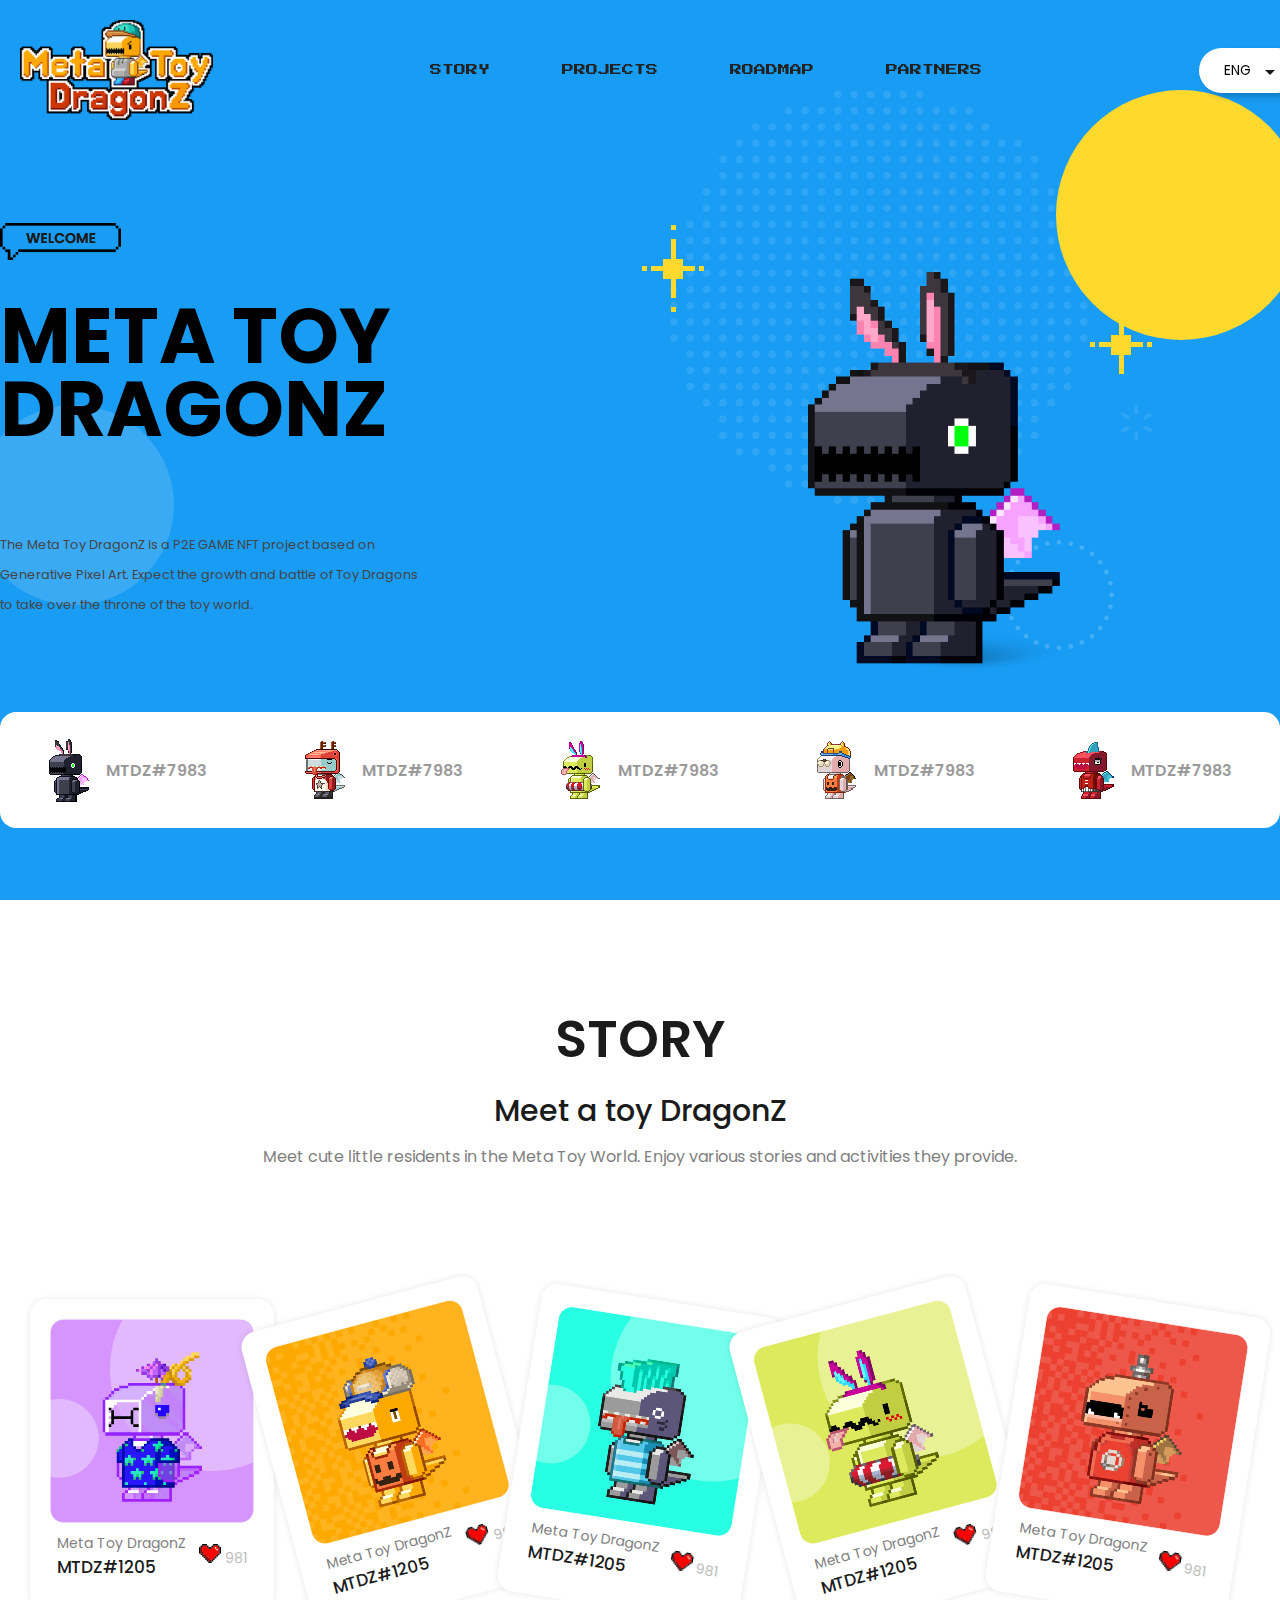
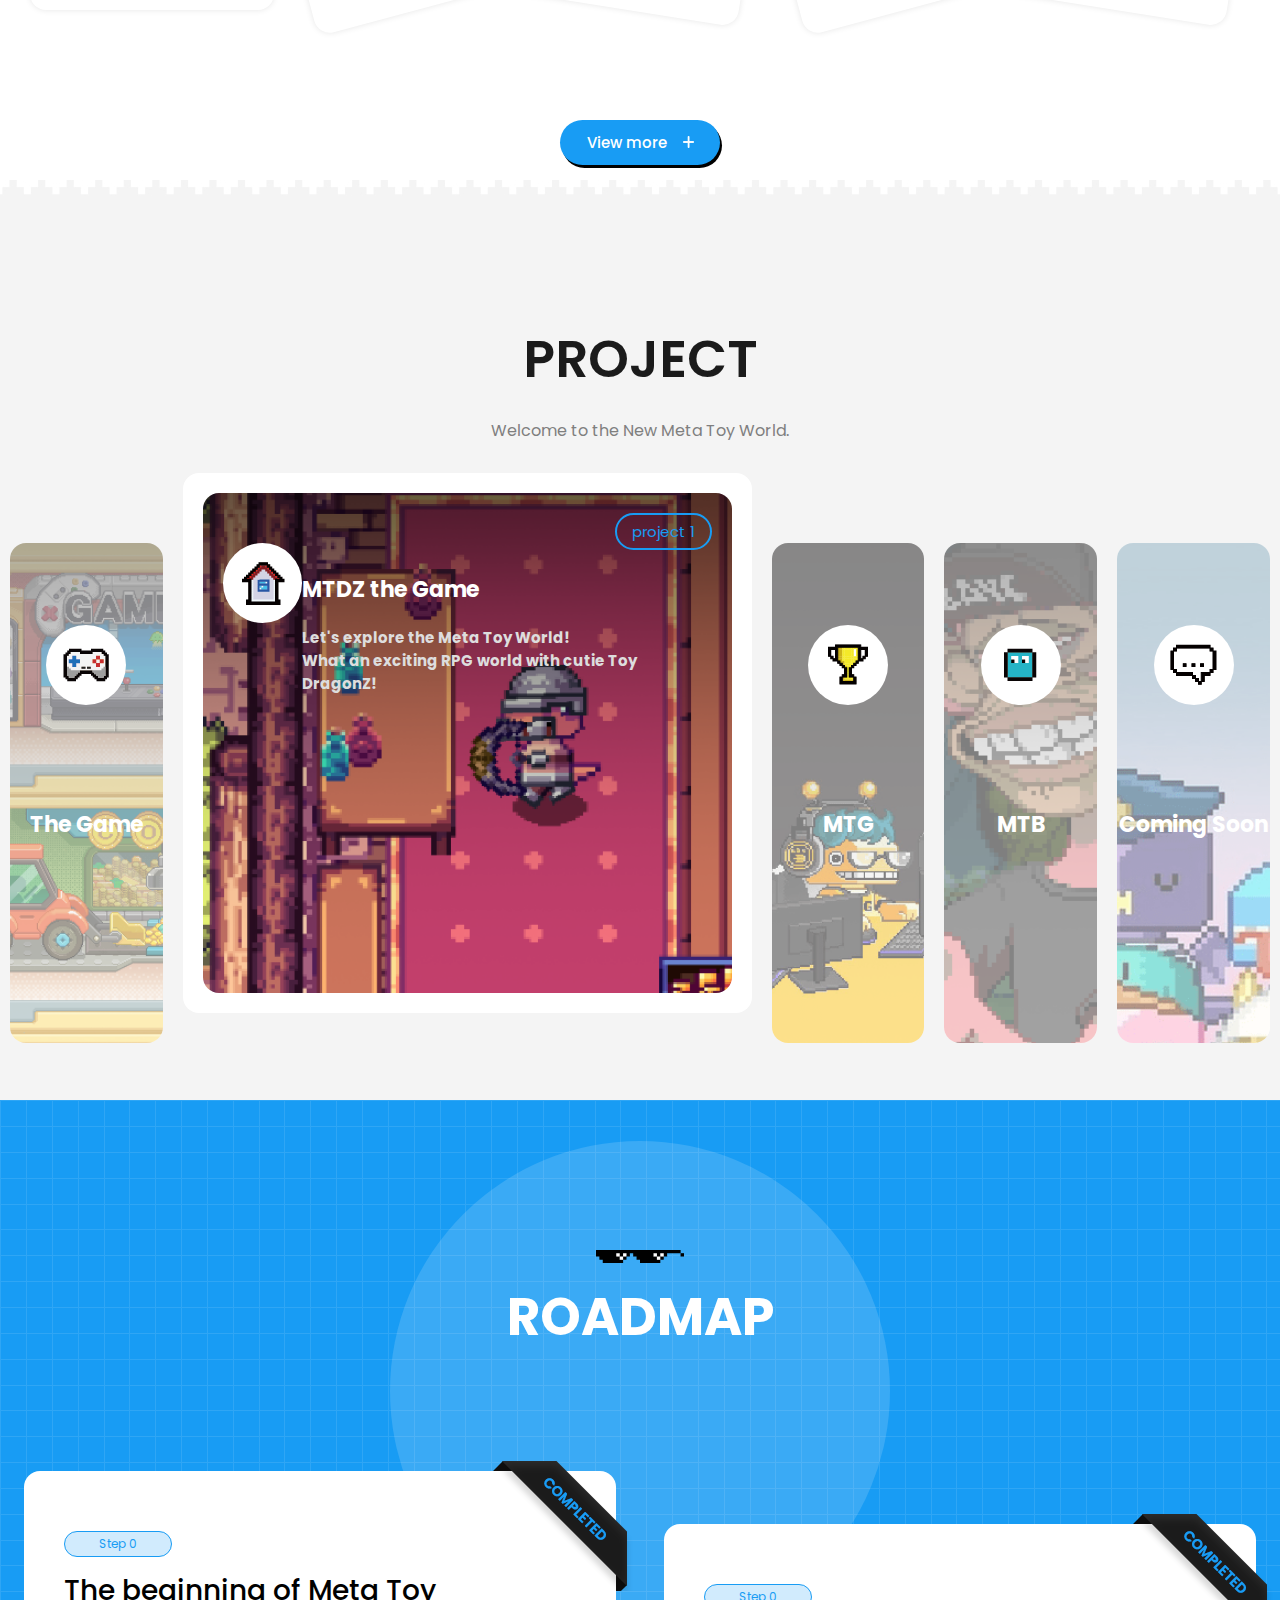
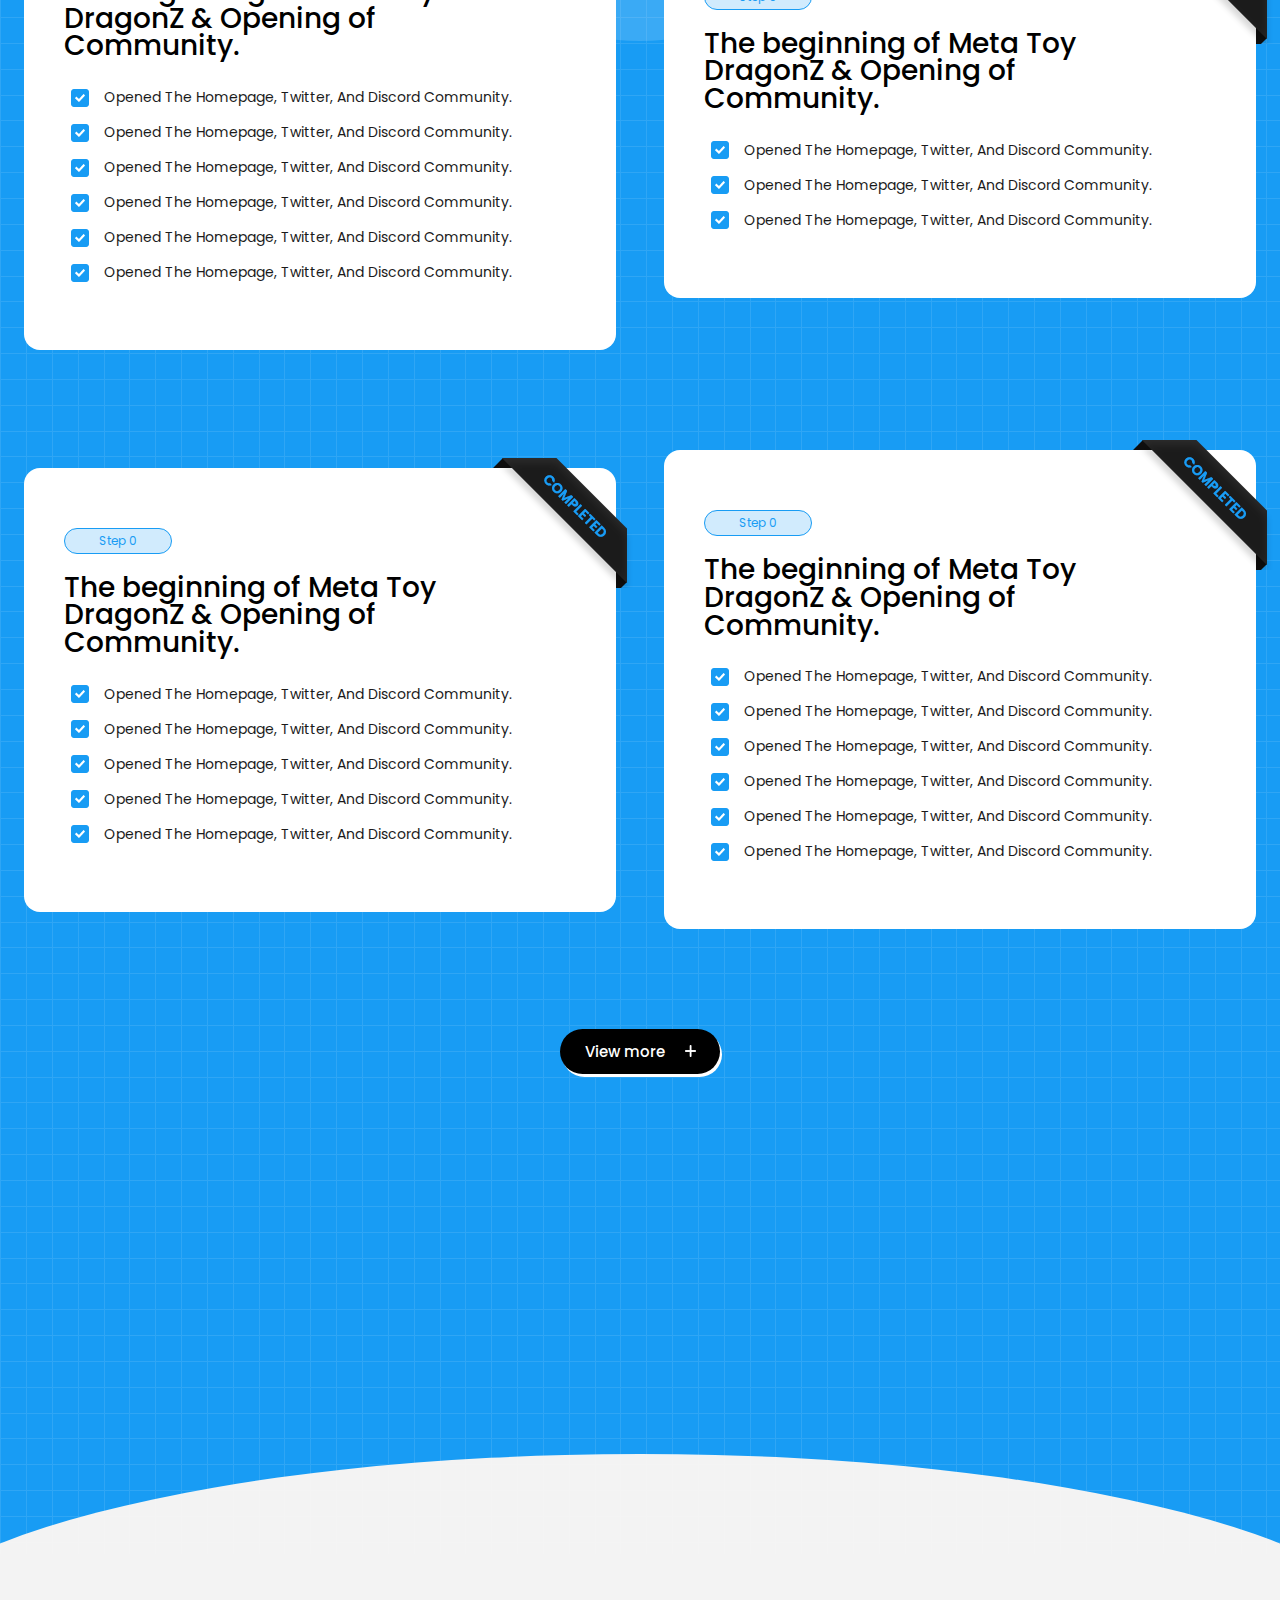
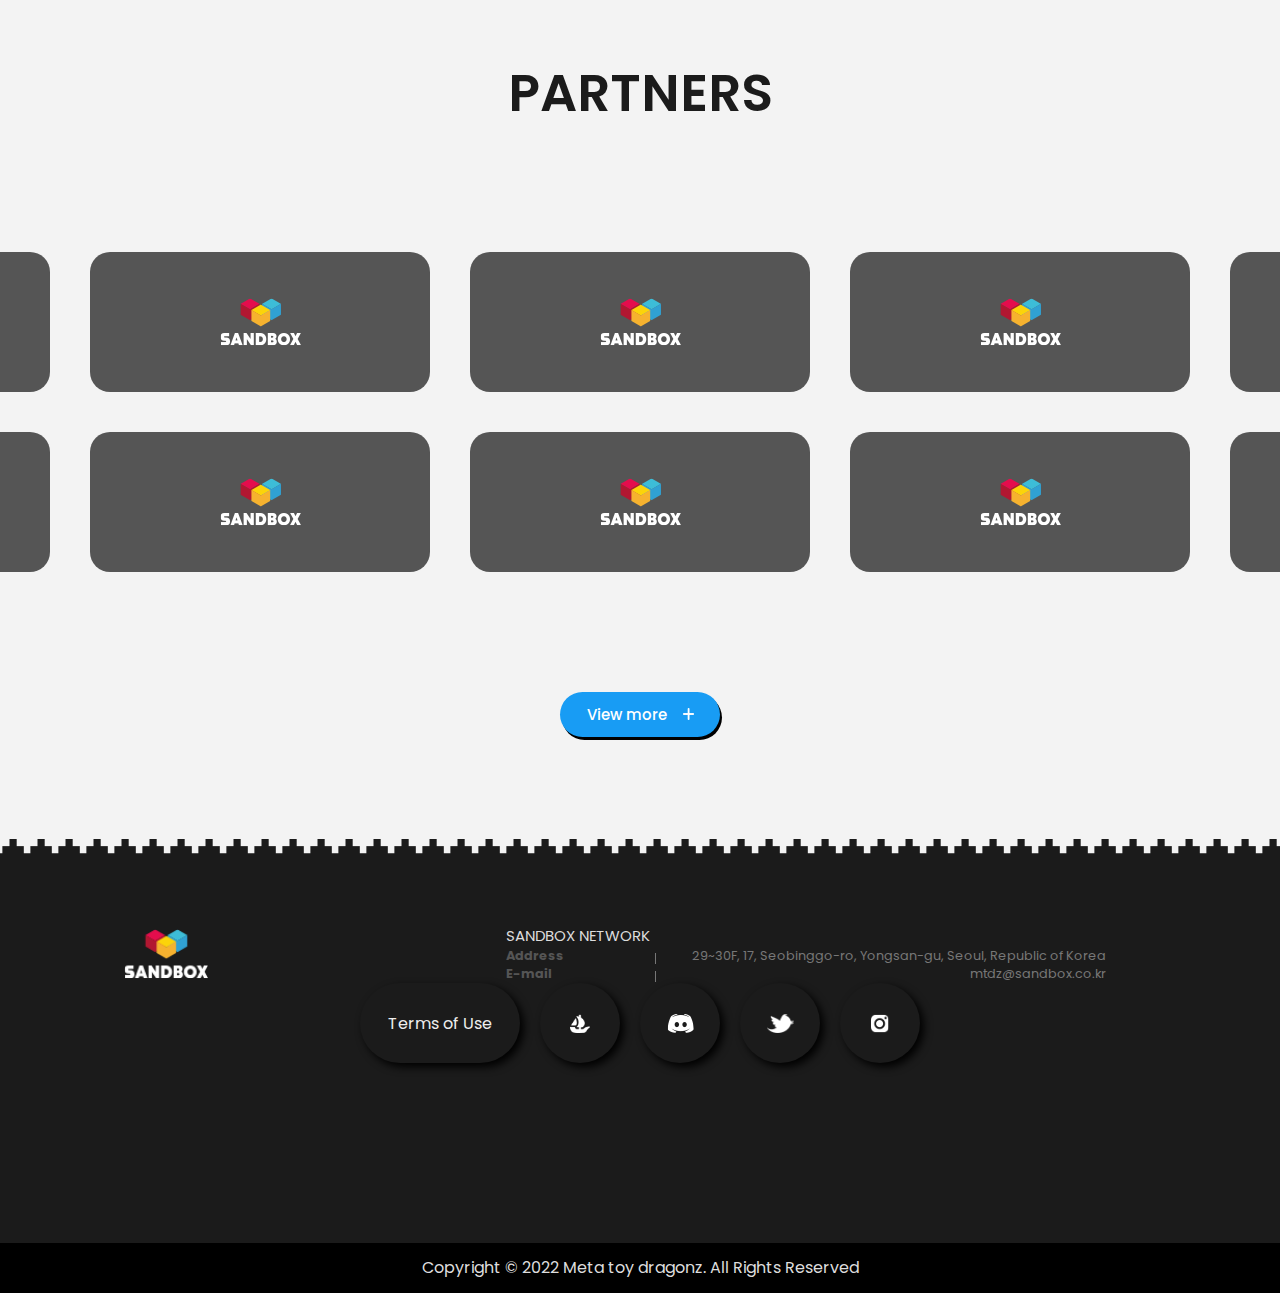
<file: index.html>
<!DOCTYPE html>
<html lang="en">
<head>
    <meta charset="UTF-8">
    <meta http-equiv="X-UA-Compatible" content="IE=edge">
    <meta name="viewport" content="width=device-width, initial-scale=1.0">
    <title>metatoydragonz</title>
    <link rel="stylesheet" href="./css/reset.css">
    <link rel="stylesheet" href="./css/font.css">
    <link rel="stylesheet" href="./css/common.css">
    <link href="./img/main/dragonz_thum01.png" rel="shortcut icon" type="image/x-icon">
<body>

    <!---------------------- HEADER ------------------------------>

    <header>
        <div class="header-wrap">
            <a class="logogo" href="./index.html"><img src="./img/icon/logo.png" alt="logo"></a>
            <ul class="header-menu">
                <li class="liOne"><a class="uBar" href="./story.html">STORY</a></li>
                <li class="liOne proWa"><a  class="uBar" href="#">PROJECTS</a>
                    <ul class="proLi">
                        <li><a href="./proo.html">MTDZ the Game</a></li>
                        <li><a href="#">Meta Toy City</a></li>
                        <li><a href="#">Meta Toy Gamers</a></li>
                        <li><a href="#">Meta Toy Bricks</a></li>
                    </ul>
                </li class="liOne">
                <li class="liOne"><a class="uBar" href="#">ROADMAP</a></li>
                <li class="liOne"><a class="uBar" href="#">PARTNERS</a></li>
            </ul>
            <ul class="header-language">
                <li>ENG <img src="./img/icon/lang_dw.png" alt="downicon"></li>
                <li>ENG</li>
                <li>KOR</li>
            </ul>
        </div>
    </header>


    <!---------------------- MAIN ------------------------------>

    <main>
        <nav>
            <img src="./img/main/main_blink1.png" alt="blink1" class="one1">
            <img src="./img/main/main_blink2.png" alt="blink2" class="one2">
            <img src="./img/main/main_blink3.png" alt="blink3" class="one3">
            <img src="./img/main/bling01.png" alt="bling1" class="bling1">
            <img src="./img/main/bling02.png" alt="bling2" class="bling2">
            <div class="cir"></div>
            <div class="cir1"></div>
        </nav>
        <div class="main-wrap">
            <div class="main-top">
                <div class="main-text">
                    <img src="./img/icon/welcome.png" alt="welcome">
                    <h1>META TOY<br>DRAGONZ
                    </h1>
                    <p>The Meta Toy DragonZ is a P2E GAME NFT project based on<br>
                        Generative Pixel Art. Expect the growth and battle of Toy Dragons<br>
                        to take over the throne of the toy world.</p>
                </div>
                <div class="main-slide">
                    <ul>
                        <li>
                            <img src="./img/main/dragonz01.png" alt="">
                        </li>
                    </ul>
                </div>
            </div>
            <div class="main-bottom">
                <ol>
                    <li>
                        <img src="./img/main/dragonz_thum01.png" alt="d1">
                        <p>MTDZ#7983</p>
                    </li>
                    <li>
                        <img src="./img/main/dragonz_thum02.png" alt="d2">
                        <p>MTDZ#7983</p>
                    </li>
                    <li>
                        <img src="./img/main/dragonz_thum03.png" alt="d3">
                        <p>MTDZ#7983</p>
                    </li>
                    <li>
                        <img src="./img/main/dragonz_thum04.png" alt="d4">
                        <p>MTDZ#7983</p>
                    </li>
                    <li>
                        <img src="./img/main/dragonz_thum05.png" alt="d5">
                        <p>MTDZ#7983</p>
                    </li>
                </ol>
            </div>
        </div>
    </main>




    <!---------------------- STORY ------------------------------>


    <div class="story">
        <div class="story-wrap">
            <div class="story-text">
                <h1>STORY</h1>
                <h2>Meet a toy DragonZ</h2>
                <p>Meet cute little residents in the Meta Toy World. Enjoy various stories and activities they provide.</p>
            </div>
            <div class="story-card">
                <div class="card">
                    <img class="card-img" src="./img/main/dragon5.png" alt="dz05">
                    <div class="card-text">
                        <div class="c-right">
                            <p>Meta Toy DragonZ</p>
                            <h3>MTDZ#1205</h3>
                        </div>
                        <div class="c-left">
                            <img src="./img/main/heart_icon.png" alt="heartIcon">
                            <span>981</span>
                        </div>
                    </div>
                </div>
                <div class="card">
                    <img class="card-img" src="./img/main/dragon2.png" alt="dz02">
                    <div class="card-text">
                        <div class="c-right">
                            <p>Meta Toy DragonZ</p>
                            <h3>MTDZ#1205</h3>
                        </div>
                        <div class="c-left">
                            <img src="./img/main/heart_icon.png" alt="heartIcon">
                            <span>981</span>
                        </div>
                    </div>
                </div>
                <div class="card">
                    <img class="card-img" src="./img/main/dragon1.png" alt="dz01">
                    <div class="card-text">
                        <div class="c-right">
                            <p>Meta Toy DragonZ</p>
                            <h3>MTDZ#1205</h3>
                        </div>
                        <div class="c-left">
                            <img src="./img/main/heart_icon.png" alt="heartIcon">
                            <span>981</span>
                        </div>
                    </div>
                </div>
                <div class="card">
                    <img class="card-img" src="./img/main/dragon3.png" alt="dz03">
                    <div class="card-text">
                        <div class="c-right">
                            <p>Meta Toy DragonZ</p>
                            <h3>MTDZ#1205</h3>
                        </div>
                        <div class="c-left">
                            <img src="./img/main/heart_icon.png" alt="heartIcon">
                            <span>981</span>
                        </div>
                    </div>
                </div>
                <div class="card">
                    <img class="card-img" src="./img/main/dragon4.png" alt="dz04">
                    <div class="card-text">
                        <div class="c-right">
                            <p>Meta Toy DragonZ</p>
                            <h3>MTDZ#1205</h3>
                        </div>
                        <div class="c-left">
                            <img src="./img/main/heart_icon.png" alt="heartIcon">
                            <span>981</span>
                        </div>
                    </div>
                </div>
            </div>
            <button>View more &nbsp;&nbsp;&nbsp;<img src="./img/icon/more_icon.png" alt="plusIcon"></button>
        </div>
        <div class="story-footer"></div>
    </div>




    <!---------------------- PROJECT ------------------------------>


    <div class="project">
        <div class="proj-wrap">
            <div class="proj-text">
                <h1>PROJECT</h1>
                <p>Welcome to the New Meta Toy World.</p>
            </div>
            <div class="proj-slide">
                <ul>
                    <li>
                        <div class="bg-wrap">
                            <div class="icon-img">
                                <a href="#">
                                    <img src="./img/icon/game.png" alt="game">
                                </a>
                            </div>
                            <div class="teB">
                                <h2>MTDZ the Game</h2>
                                <h4>The Game</h4>
                                <p>Let's explore the Meta Toy World!<br>What an exciting RPG world with cutie Toy DragonZ!</p>
                                <div class="projCir">
                                    project 1
                                </div>
                            </div>
                        </div>
                    </li>
                    <li class="here">
                        <div class="bg-wrap">
                            <div class="icon-img">
                                <a href="#">
                                    <img src="./img/icon/home.png" alt="home">
                                </a>
                            </div>
                            <div class="teB">
                                <h2>MTDZ the Game</h2>
                                <h4>MTC</h4>
                                <p>Let's explore the Meta Toy World!<br>What an exciting RPG world with cutie Toy DragonZ!</p>
                                <div class="projCir">
                                    project 1
                                </div>
                            </div>
                        </div>
                    </li>
                    <li>
                        <div class="bg-wrap">
                            <div class="icon-img">
                                <a href="#">
                                    <img src="./img/icon/king.png" alt="king">
                                </a>
                            </div>
                            <div class="teB">
                                <h2>MTDZ the Game</h2>
                                <h4>MTG</h4>
                                <p>Let's explore the Meta Toy World!<br>What an exciting RPG world with cutie Toy DragonZ!</p>
                                <div class="projCir">
                                    project 2
                                </div>
                            </div>
                        </div>
                    </li>
                    <li>
                        <div class="bg-wrap">
                            <div class="icon-img">
                                <a href="#">
                                    <img src="./img/icon/monster.png" alt="monster">
                                </a>
                            </div>
                            <div class="teB">
                                <h2>MTDZ the Game</h2>
                                <h4>MTB</h4>
                                <p>Let's explore the Meta Toy World!<br>What an exciting RPG world with cutie Toy DragonZ!</p>
                                <div class="projCir">
                                    project 3
                                </div>
                            </div>
                        </div>
                    </li>
                    <li>
                        <div class="bg-wrap">
                            <div class="icon-img">
                                <a href="#">
                                    <img src="./img/icon/talk.png" alt="talk">
                                </a>
                            </div>
                            <div class="teB">
                                <h2>MTDZ the Game</h2>
                                <h4>Coming Soon</h4>
                                <p>Let's explore the Meta Toy World!<br>What an exciting RPG world with cutie Toy DragonZ!</p>
                                <div class="projCir">
                                    project 1
                                </div>
                            </div>
                        </div>
                    </li>
                </ul>
            </div>
        </div>
    </div>


    <!---------------------- ROADMAP ------------------------------>


    <div class="roadmap">
        <div class="roWrap">
            <div class="roText">
                <img src="./img/icon/dope.png" alt="dope">
                <h1>ROADMAP</h1>
            </div>
            <div class="listWrap">
                <ul>
                    <li>
                        <div class="stepBox">Step 0</div>
                        <h3>The beginning of Meta Toy<br> DragonZ & Opening of<br> Community.</h3>
                        <div class="checkList">
                            <nav>
                                <img src="./img/icon/check_icon.png" alt="check">
                                <span>Opened The Homepage, Twitter, And Discord Community.</span>
                            </nav>
                            <nav>
                                <img src="./img/icon/check_icon.png" alt="check">
                                <span>Opened The Homepage, Twitter, And Discord Community.</span>
                            </nav>
                            <nav>
                                <img src="./img/icon/check_icon.png" alt="check">
                                <span>Opened The Homepage, Twitter, And Discord Community.</span>
                            </nav>
                            <nav>
                                <img src="./img/icon/check_icon.png" alt="check">
                                <span>Opened The Homepage, Twitter, And Discord Community.</span>
                            </nav>
                            <nav>
                                <img src="./img/icon/check_icon.png" alt="check">
                                <span>Opened The Homepage, Twitter, And Discord Community.</span>
                            </nav>
                            <nav>
                                <img src="./img/icon/check_icon.png" alt="check">
                                <span>Opened The Homepage, Twitter, And Discord Community.</span>
                            </nav>
                        </div>
                    </li>
                    <li>
                        <div class="stepBox">Step 0</div>
                        <h3>The beginning of Meta Toy<br> DragonZ & Opening of<br> Community.</h3>
                        <div class="checkList">
                            <nav>
                                <img src="./img/icon/check_icon.png" alt="check">
                                <span>Opened The Homepage, Twitter, And Discord Community.</span>
                            </nav>
                            <nav>
                                <img src="./img/icon/check_icon.png" alt="check">
                                <span>Opened The Homepage, Twitter, And Discord Community.</span>
                            </nav>
                            <nav>
                                <img src="./img/icon/check_icon.png" alt="check">
                                <span>Opened The Homepage, Twitter, And Discord Community.</span>
                            </nav>
                        </div>
                    </li>
                    <li>
                        <div class="stepBox">Step 0</div>
                        <h3>The beginning of Meta Toy<br> DragonZ & Opening of<br> Community.</h3>
                        <div class="checkList">
                            <nav>
                                <img src="./img/icon/check_icon.png" alt="check">
                                <span>Opened The Homepage, Twitter, And Discord Community.</span>
                            </nav>
                            <nav>
                                <img src="./img/icon/check_icon.png" alt="check">
                                <span>Opened The Homepage, Twitter, And Discord Community.</span>
                            </nav>
                            <nav>
                                <img src="./img/icon/check_icon.png" alt="check">
                                <span>Opened The Homepage, Twitter, And Discord Community.</span>
                            </nav>
                            <nav>
                                <img src="./img/icon/check_icon.png" alt="check">
                                <span>Opened The Homepage, Twitter, And Discord Community.</span>
                            </nav>
                            <nav>
                                <img src="./img/icon/check_icon.png" alt="check">
                                <span>Opened The Homepage, Twitter, And Discord Community.</span>
                            </nav>
                        </div>
                    </li>
                    <li>
                        <div class="stepBox">Step 0</div>
                        <h3>The beginning of Meta Toy<br> DragonZ & Opening of<br> Community.</h3>
                        <div class="checkList">
                            <nav>
                                <img src="./img/icon/check_icon.png" alt="check">
                                <span>Opened The Homepage, Twitter, And Discord Community.</span>
                            </nav>
                            <nav>
                                <img src="./img/icon/check_icon.png" alt="check">
                                <span>Opened The Homepage, Twitter, And Discord Community.</span>
                            </nav>
                            <nav>
                                <img src="./img/icon/check_icon.png" alt="check">
                                <span>Opened The Homepage, Twitter, And Discord Community.</span>
                            </nav>
                            <nav>
                                <img src="./img/icon/check_icon.png" alt="check">
                                <span>Opened The Homepage, Twitter, And Discord Community.</span>
                            </nav>
                            <nav>
                                <img src="./img/icon/check_icon.png" alt="check">
                                <span>Opened The Homepage, Twitter, And Discord Community.</span>
                            </nav>
                            <nav>
                                <img src="./img/icon/check_icon.png" alt="check">
                                <span>Opened The Homepage, Twitter, And Discord Community.</span>
                            </nav>
                        </div>
                    </li>
                </ul>
            </div>
            <button>
                View more &nbsp;&nbsp;&nbsp;
                <img src="./img/icon/more_icon.png" alt="plusIcon">
            </button>
        </div>
    </div>


    <!---------------------- PARTNERS ------------------------------>


    <div class="PARTNERS">
        <div class="bong">
            <div class="pWrap">
                <div class="pDoWrap">
                    <h1>PARTNERS</h1>
                    <div class="pSlide">
                        <ul class="slWrap">
                            <li class="lili">
                                <ul class="wit ulul">
                                    <li><img src="./img/icon/footer_logo.png" alt=""></li>
                                    <li><img src="./img/icon/footer_logo.png" alt=""></li>
                                    <li><img src="./img/icon/footer_logo.png" alt=""></li>
                                    <li><img src="./img/icon/footer_logo.png" alt=""></li>
                                    <li><img src="./img/icon/footer_logo.png" alt=""></li>
                                </ul>
                            </li>
                            <li class="lili">
                                <ul class="aret ulul">
                                    <li><img src="./img/icon/footer_logo.png" alt=""></li>
                                    <li><img src="./img/icon/footer_logo.png" alt=""></li>
                                    <li><img src="./img/icon/footer_logo.png" alt=""></li>
                                    <li><img src="./img/icon/footer_logo.png" alt=""></li>
                                    <li><img src="./img/icon/footer_logo.png" alt=""></li>
                                </ul>
                            </li>
                        </ul>
                    </div>
                    <button>View more &nbsp;&nbsp;&nbsp;<img src="./img/icon/more_icon.png" alt="plusIcon">
                    </button>
                </div>
            </div>
        </div>
    </div>
    

    <!---------------------- FOOTER ------------------------------>



    <footer>
        <div class="fWrap">
            <div class="fTop">
                <a href="#" class="fLogo">
                    <img src="./img/icon/footer_logo.png" alt="fLogo">
                </a>
                <div class="network">
                    <h2>SANDBOX NETWORK</h2>
                    <div class="joo">
                        <div class="joos">
                            <h3>Address</h3>
                            <p> 29~30F, 17, Seobinggo-ro, Yongsan-gu, Seoul, Republic of Korea</p>
                        </div>
                        <div class="joos">
                            <h3>E-mail</h3>
                            <p> mtdz@sandbox.co.kr</p>
                        </div>
                    </div>
                </div>
                <div class="fIcon">
                    <a href="#" class="terms">Terms of Use</a>
                    <a href="#"><img src="./img/icon/sns_icon01.png" alt="ic1"></a>
                    <a href="#"><img src="./img/icon/sns_icon03.png" alt="ic3"></a>
                    <a href="#"><img src="./img/icon/sns_icon02.png" alt="ic2"></a>
                    <a href="#"><img src="./img/icon/sns_icon04.png" alt="ic4"></a>
                </div>
            </div>
        </div>
        <div class="fBootom">
            Copyright © 2022 Meta toy dragonz. All Rights Reserved
        </div>
    </footer>

</body>
</html>
</file>
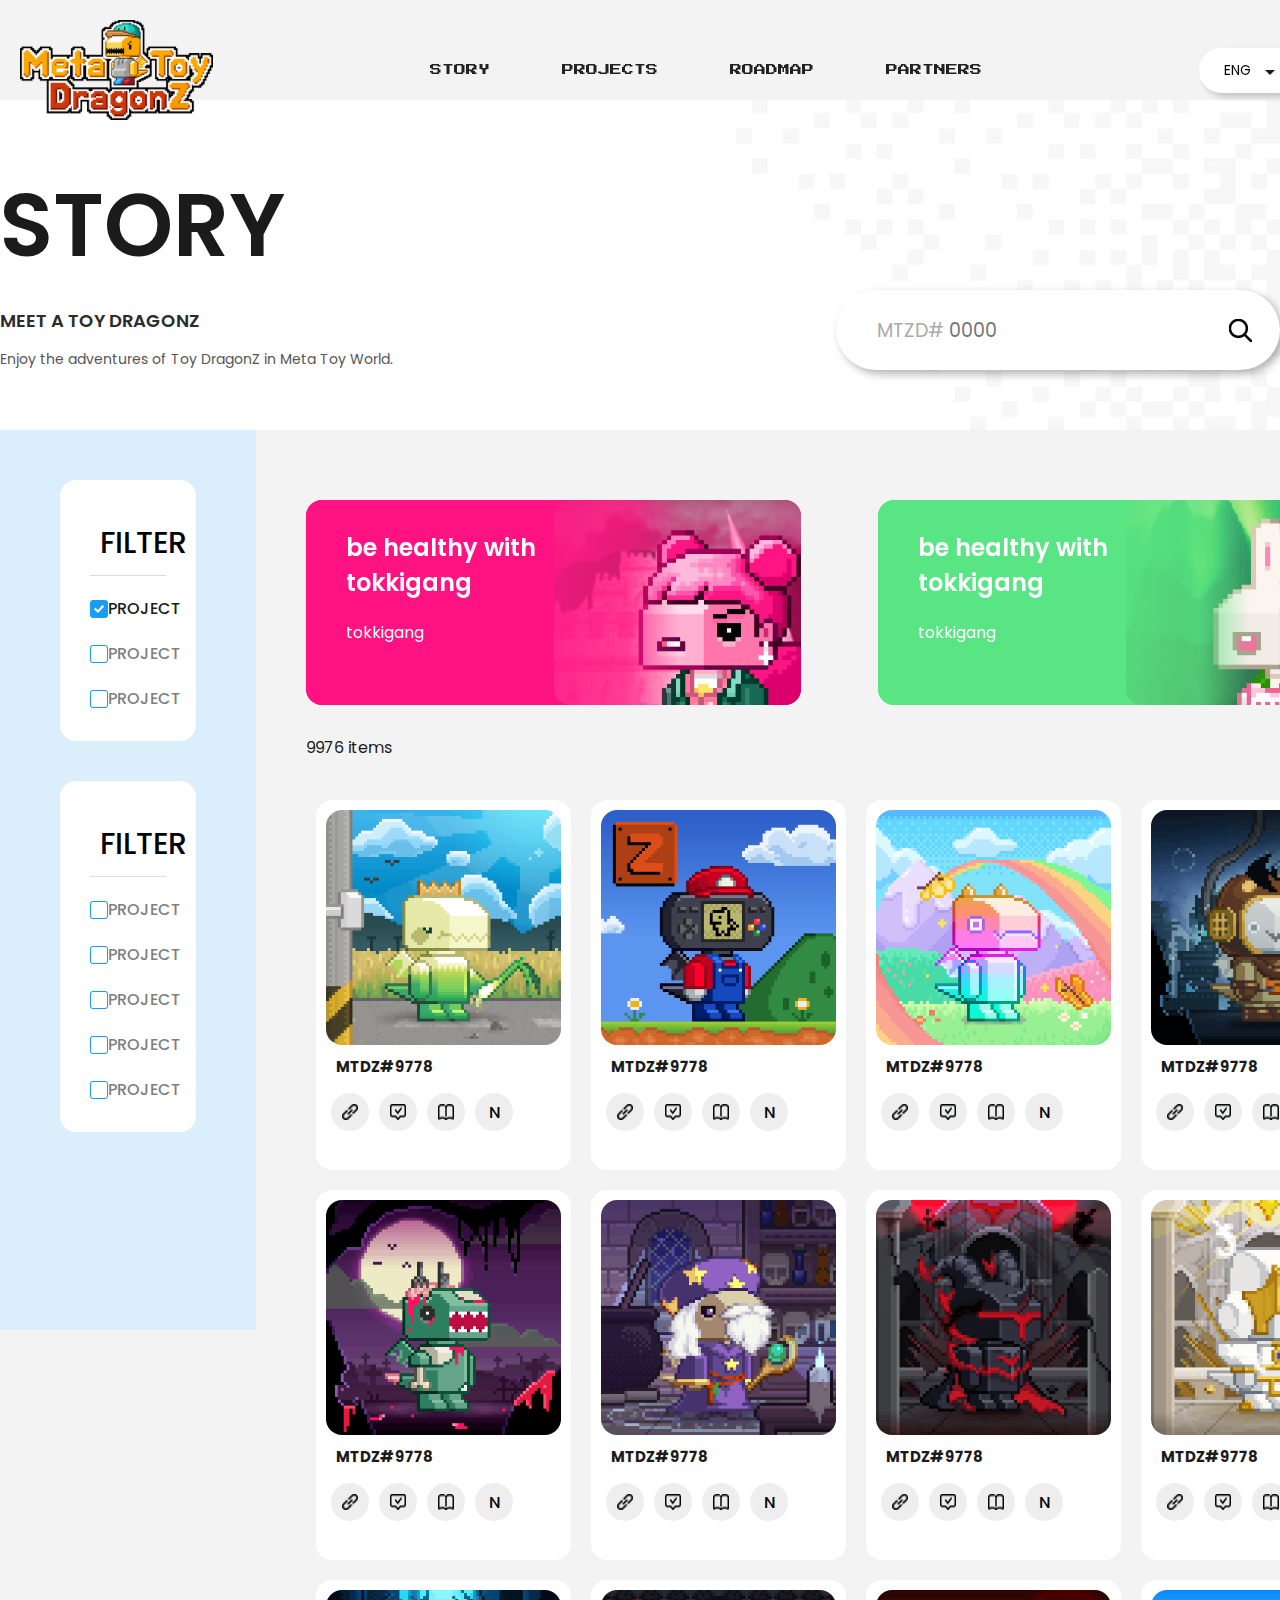
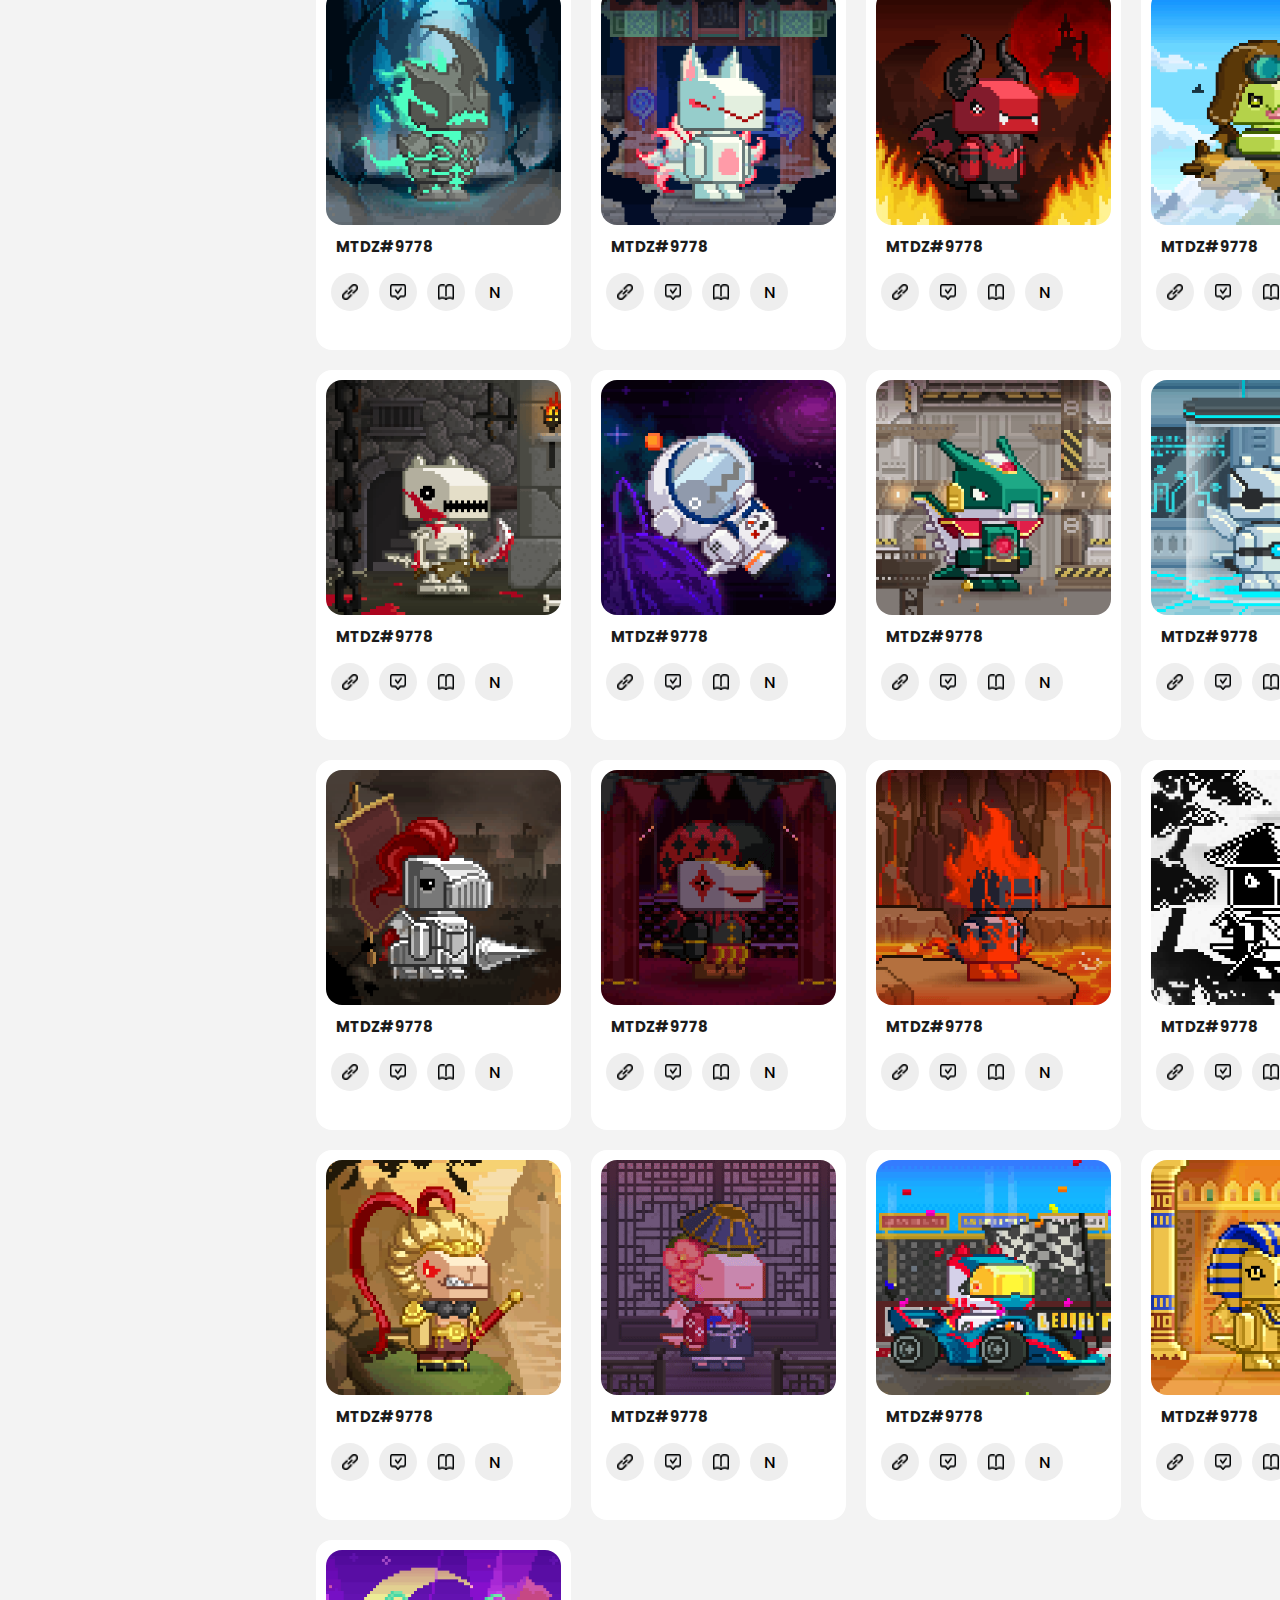
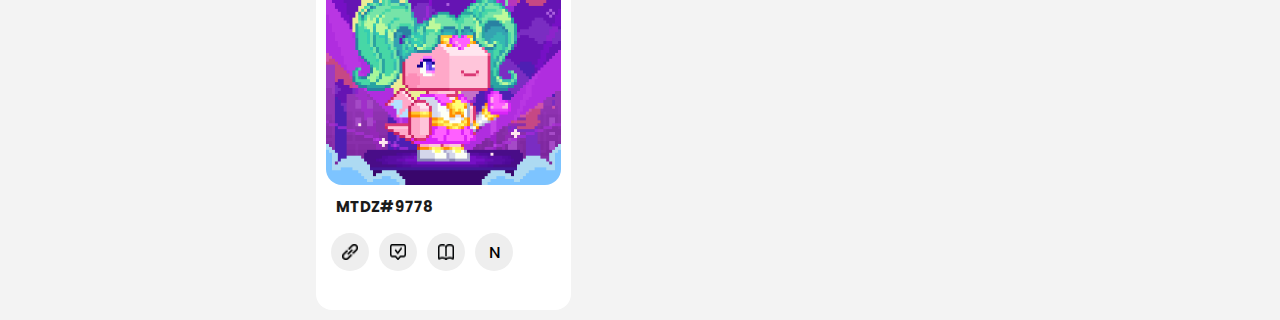
<file: story.html>
<!DOCTYPE html>
<html lang="en">
<head>
    <meta charset="UTF-8">
    <meta http-equiv="X-UA-Compatible" content="IE=edge">
    <meta name="viewport" content="width=device-width, initial-scale=1.0">
    <link rel="stylesheet" href="./css/reset.css">
    <link rel="stylesheet" href="./css/story.css">
    <title>Document</title>
</head>
<body>

    <!---------------------- HEADER ------------------------------>


    
    <header>
        <div class="header-wrap">
            <a class="logogo" href="./index.html"><img src="./img/icon/logo.png" alt="logo"></a>
            <ul class="header-menu">
                <li class="liOne"><a class="uBar" href="./story.html">STORY</a></li>
                <li class="liOne proWa"><a  class="uBar" href="#">PROJECTS</a>
                    <ul class="proLi">
                        <li><a href="./proo.html">MTDZ the Game</a></li>
                        <li><a href="#">Meta Toy City</a></li>
                        <li><a href="#">Meta Toy Gamers</a></li>
                        <li><a href="#">Meta Toy Bricks</a></li>
                    </ul>
                </li class="liOne">
                <li class="liOne"><a class="uBar" href="#">ROADMAP</a></li>
                <li class="liOne"><a class="uBar" href="#">PARTNERS</a></li>
            </ul>
            <ul class="header-language">
                <li>ENG <img src="./img/icon/lang_dw.png" alt="downicon"></li>
                <li>ENG</li>
                <li>KOR</li>
            </ul>
        </div>
    </header>



    <!---------------------- MAIN ------------------------------>


    <main>
        <div class="mainWrap">
            <div class="mainText">
                <h1>STORY</h1>
                <h3>MEET A TOY DRAGONZ</h3>
                <p>Enjoy the adventures of Toy DragonZ in Meta Toy World.</p>
            </div>
            <label for="#">MTZD#<input type="text" placeholder="0000"><button><img src="./img/icon/search_icon.png" alt="svg"></button></label>
        </div>
    </main>


<!---------------------- ITEMS ------------------------------>


<div class="items">
    <div class="itemWrap">
        <div class="temLeft">
            <div class="stMenu">
                <div class="mNavi">
                    <h3>FILTER</h3>
                    <div class="checkGong">
                        <nav class="here">
                            <img src="./img/icon/check_no.png" alt="noCheck">
                            <img src="./img/icon/check_icon.png" alt="Check">
                            <p>PROJECT</p>
                        </nav>
                        <nav>
                            <img src="./img/icon/check_no.png" alt="noCheck">
                            <img src="./img/icon/check_icon.png" alt="Check">
                            <p>PROJECT</p>
                        </nav>
                        <nav>
                            <img src="./img/icon/check_no.png" alt="noCheck">
                            <img src="./img/icon/check_icon.png" alt="Check">
                            <p>PROJECT</p>
                        </nav>
                    </div>
                </div>
                <div class="mNavi">
                    <h3>FILTER</h3>
                    <div class="checkGong">
                        <nav>
                            <img src="./img/icon/check_no.png" alt="noCheck">
                            <img src="./img/icon/check_icon.png" alt="Check">
                            <p>PROJECT</p>
                        </nav>
                        <nav>
                            <img src="./img/icon/check_no.png" alt="noCheck">
                            <img src="./img/icon/check_icon.png" alt="Check">
                            <p>PROJECT</p>
                        </nav>
                        <nav>
                            <img src="./img/icon/check_no.png" alt="noCheck">
                            <img src="./img/icon/check_icon.png" alt="Check">
                            <p>PROJECT</p>
                        </nav>
                        <nav>
                            <img src="./img/icon/check_no.png" alt="noCheck">
                            <p>PROJECT</p>
                        </nav>
                        <nav>
                            <img src="./img/icon/check_no.png" alt="noCheck">
                            <p>PROJECT</p>
                        </nav>
                    </div>
                </div>
            </div>
        </div>
        <div class="temRight">
            <div class="rWrap">
                <ul class="rBanner">
                    <li>
                        <nav>
                            <div class="grBox">
                                <h4>be healthy with<br>tokkigang</h4>
                                <p>tokkigang</p>
                            </div>
                        </nav>
                    </li>
                    <li>
                        <nav>
                            <div class="grBox">
                                <h4>be healthy with<br>tokkigang</h4>
                                <p>tokkigang</p>
                            </div>
                        </nav>
                    </li>
                    <li>
                        <nav>
                            <div class="grBox">
                                <h4>be healthy with<br>tokkigang</h4>
                                <p>tokkigang</p>
                            </div>
                        </nav>
                    </li>
                    <li>
                        <nav>
                            <div class="grBox">
                                <h4>be healthy with<br>tokkigang</h4>
                                <p>tokkigang</p>
                            </div>
                        </nav>
                    </li>
                    <li>
                        <nav>
                            <div class="grBox">
                                <h4>be healthy with<br>tokkigang</h4>
                                <p>tokkigang</p>
                            </div>
                        </nav>
                    </li>
                </ul>
                <div class="sero">
                    <p>9976 items</p>
                    <div class="refresh">
                        <img src="./img/icon/refresh_icon.png" alt="refresh">
                    </div>
                </div>
                <ul class="userCh">
                    <li>
                        <img class="chImg" src="./img/ch/liCh01.gif" alt="imgch">
                        <h3>MTDZ#9778</h3>
                        <div class="iconBtn">
                            <div><img src="./img/icon/linkIcon.png" alt="link"></div>
                            <div><img src="./img/icon/checkBox.png" alt="cBox"></div>
                            <div><img src="./img/icon/book.png" alt="book"></div>
                            <div>N</div>
                        </div>
                    </li>
                    <li>
                        <img class="chImg" src="./img/ch/liCh02.gif" alt="imgch">
                        <h3>MTDZ#9778</h3>
                        <div class="iconBtn">
                            <div><img src="./img/icon/linkIcon.png" alt="link"></div>
                            <div><img src="./img/icon/checkBox.png" alt="cBox"></div>
                            <div><img src="./img/icon/book.png" alt="book"></div>
                            <div>N</div>
                        </div>
                    </li>
                    <li>
                        <img class="chImg" src="./img/ch/liCh03.gif" alt="imgch">
                        <h3>MTDZ#9778</h3>
                        <div class="iconBtn">
                            <div><img src="./img/icon/linkIcon.png" alt="link"></div>
                            <div><img src="./img/icon/checkBox.png" alt="cBox"></div>
                            <div><img src="./img/icon/book.png" alt="book"></div>
                            <div>N</div>
                        </div>
                    </li>
                    <li>
                        <img class="chImg" src="./img/ch/liCh04.gif" alt="imgch">
                        <h3>MTDZ#9778</h3>
                        <div class="iconBtn">
                            <div><img src="./img/icon/linkIcon.png" alt="link"></div>
                            <div><img src="./img/icon/checkBox.png" alt="cBox"></div>
                            <div><img src="./img/icon/book.png" alt="book"></div>
                            <div>N</div>
                        </div>
                    </li>
                    <li>
                        <img class="chImg" src="./img/ch/liCh05.gif" alt="imgch">
                        <h3>MTDZ#9778</h3>
                        <div class="iconBtn">
                            <div><img src="./img/icon/linkIcon.png" alt="link"></div>
                            <div><img src="./img/icon/checkBox.png" alt="cBox"></div>
                            <div><img src="./img/icon/book.png" alt="book"></div>
                            <div>N</div>
                        </div>
                    </li>
                    <li>
                        <img class="chImg" src="./img/ch/liCh06.gif" alt="imgch">
                        <h3>MTDZ#9778</h3>
                        <div class="iconBtn">
                            <div><img src="./img/icon/linkIcon.png" alt="link"></div>
                            <div><img src="./img/icon/checkBox.png" alt="cBox"></div>
                            <div><img src="./img/icon/book.png" alt="book"></div>
                            <div>N</div>
                        </div>
                    </li>
                    <li>
                        <img class="chImg" src="./img/ch/liCh07.gif" alt="imgch">
                        <h3>MTDZ#9778</h3>
                        <div class="iconBtn">
                            <div><img src="./img/icon/linkIcon.png" alt="link"></div>
                            <div><img src="./img/icon/checkBox.png" alt="cBox"></div>
                            <div><img src="./img/icon/book.png" alt="book"></div>
                            <div>N</div>
                        </div>
                    </li>
                    <li>
                        <img class="chImg" src="./img/ch/liCh08.gif" alt="imgch">
                        <h3>MTDZ#9778</h3>
                        <div class="iconBtn">
                            <div><img src="./img/icon/linkIcon.png" alt="link"></div>
                            <div><img src="./img/icon/checkBox.png" alt="cBox"></div>
                            <div><img src="./img/icon/book.png" alt="book"></div>
                            <div>N</div>
                        </div>
                    </li>
                    <li>
                        <img class="chImg" src="./img/ch/liCh09.gif" alt="imgch">
                        <h3>MTDZ#9778</h3>
                        <div class="iconBtn">
                            <div><img src="./img/icon/linkIcon.png" alt="link"></div>
                            <div><img src="./img/icon/checkBox.png" alt="cBox"></div>
                            <div><img src="./img/icon/book.png" alt="book"></div>
                            <div>N</div>
                        </div>
                    </li>
                    <li>
                        <img class="chImg" src="./img/ch/liCh10.gif" alt="imgch">
                        <h3>MTDZ#9778</h3>
                        <div class="iconBtn">
                            <div><img src="./img/icon/linkIcon.png" alt="link"></div>
                            <div><img src="./img/icon/checkBox.png" alt="cBox"></div>
                            <div><img src="./img/icon/book.png" alt="book"></div>
                            <div>N</div>
                        </div>
                    </li>
                    <li>
                        <img class="chImg" src="./img/ch/liCh11.gif" alt="imgch">
                        <h3>MTDZ#9778</h3>
                        <div class="iconBtn">
                            <div><img src="./img/icon/linkIcon.png" alt="link"></div>
                            <div><img src="./img/icon/checkBox.png" alt="cBox"></div>
                            <div><img src="./img/icon/book.png" alt="book"></div>
                            <div>N</div>
                        </div>
                    </li>
                    <li>
                        <img class="chImg" src="./img/ch/liCh12.gif" alt="imgch">
                        <h3>MTDZ#9778</h3>
                        <div class="iconBtn">
                            <div><img src="./img/icon/linkIcon.png" alt="link"></div>
                            <div><img src="./img/icon/checkBox.png" alt="cBox"></div>
                            <div><img src="./img/icon/book.png" alt="book"></div>
                            <div>N</div>
                        </div>
                    </li>
                    <li>
                        <img class="chImg" src="./img/ch/liCh13.gif" alt="imgch">
                        <h3>MTDZ#9778</h3>
                        <div class="iconBtn">
                            <div><img src="./img/icon/linkIcon.png" alt="link"></div>
                            <div><img src="./img/icon/checkBox.png" alt="cBox"></div>
                            <div><img src="./img/icon/book.png" alt="book"></div>
                            <div>N</div>
                        </div>
                    </li>
                    <li>
                        <img class="chImg" src="./img/ch/liCh14.gif" alt="imgch">
                        <h3>MTDZ#9778</h3>
                        <div class="iconBtn">
                            <div><img src="./img/icon/linkIcon.png" alt="link"></div>
                            <div><img src="./img/icon/checkBox.png" alt="cBox"></div>
                            <div><img src="./img/icon/book.png" alt="book"></div>
                            <div>N</div>
                        </div>
                    </li>
                    <li>
                        <img class="chImg" src="./img/ch/liCh15.gif" alt="imgch">
                        <h3>MTDZ#9778</h3>
                        <div class="iconBtn">
                            <div><img src="./img/icon/linkIcon.png" alt="link"></div>
                            <div><img src="./img/icon/checkBox.png" alt="cBox"></div>
                            <div><img src="./img/icon/book.png" alt="book"></div>
                            <div>N</div>
                        </div>
                    </li>
                    <li>
                        <img class="chImg" src="./img/ch/liCh16.gif" alt="imgch">
                        <h3>MTDZ#9778</h3>
                        <div class="iconBtn">
                            <div><img src="./img/icon/linkIcon.png" alt="link"></div>
                            <div><img src="./img/icon/checkBox.png" alt="cBox"></div>
                            <div><img src="./img/icon/book.png" alt="book"></div>
                            <div>N</div>
                        </div>
                    </li>
                    <li>
                        <img class="chImg" src="./img/ch/liCh17.gif" alt="imgch">
                        <h3>MTDZ#9778</h3>
                        <div class="iconBtn">
                            <div><img src="./img/icon/linkIcon.png" alt="link"></div>
                            <div><img src="./img/icon/checkBox.png" alt="cBox"></div>
                            <div><img src="./img/icon/book.png" alt="book"></div>
                            <div>N</div>
                        </div>
                    </li>
                    <li>
                        <img class="chImg" src="./img/ch/liCh18.gif" alt="imgch">
                        <h3>MTDZ#9778</h3>
                        <div class="iconBtn">
                            <div><img src="./img/icon/linkIcon.png" alt="link"></div>
                            <div><img src="./img/icon/checkBox.png" alt="cBox"></div>
                            <div><img src="./img/icon/book.png" alt="book"></div>
                            <div>N</div>
                        </div>
                    </li>
                    <li>
                        <img class="chImg" src="./img/ch/liCh19.gif" alt="imgch">
                        <h3>MTDZ#9778</h3>
                        <div class="iconBtn">
                            <div><img src="./img/icon/linkIcon.png" alt="link"></div>
                            <div><img src="./img/icon/checkBox.png" alt="cBox"></div>
                            <div><img src="./img/icon/book.png" alt="book"></div>
                            <div>N</div>
                        </div>
                    </li>
                    <li>
                        <img class="chImg" src="./img/ch/liCh20.gif" alt="imgch">
                        <h3>MTDZ#9778</h3>
                        <div class="iconBtn">
                            <div><img src="./img/icon/linkIcon.png" alt="link"></div>
                            <div><img src="./img/icon/checkBox.png" alt="cBox"></div>
                            <div><img src="./img/icon/book.png" alt="book"></div>
                            <div>N</div>
                        </div>
                    </li>
                    <li>
                        <img class="chImg" src="./img/ch/liCh21.gif" alt="imgch">
                        <h3>MTDZ#9778</h3>
                        <div class="iconBtn">
                            <div><img src="./img/icon/linkIcon.png" alt="link"></div>
                            <div><img src="./img/icon/checkBox.png" alt="cBox"></div>
                            <div><img src="./img/icon/book.png" alt="book"></div>
                            <div>N</div>
                        </div>
                    </li>
                    <li>
                        <img class="chImg" src="./img/ch/liCh22.gif" alt="imgch">
                        <h3>MTDZ#9778</h3>
                        <div class="iconBtn">
                            <div><img src="./img/icon/linkIcon.png" alt="link"></div>
                            <div><img src="./img/icon/checkBox.png" alt="cBox"></div>
                            <div><img src="./img/icon/book.png" alt="book"></div>
                            <div>N</div>
                        </div>
                    </li>
                    <li>
                        <img class="chImg" src="./img/ch/liCh23.gif" alt="imgch">
                        <h3>MTDZ#9778</h3>
                        <div class="iconBtn">
                            <div><img src="./img/icon/linkIcon.png" alt="link"></div>
                            <div><img src="./img/icon/checkBox.png" alt="cBox"></div>
                            <div><img src="./img/icon/book.png" alt="book"></div>
                            <div>N</div>
                        </div>
                    </li>
                    <li>
                        <img class="chImg" src="./img/ch/liCh24.gif" alt="imgch">
                        <h3>MTDZ#9778</h3>
                        <div class="iconBtn">
                            <div><img src="./img/icon/linkIcon.png" alt="link"></div>
                            <div><img src="./img/icon/checkBox.png" alt="cBox"></div>
                            <div><img src="./img/icon/book.png" alt="book"></div>
                            <div>N</div>
                        </div>
                    </li>
                    <li>
                        <img class="chImg" src="./img/ch/liCh25.gif" alt="imgch">
                        <h3>MTDZ#9778</h3>
                        <div class="iconBtn">
                            <div><img src="./img/icon/linkIcon.png" alt="link"></div>
                            <div><img src="./img/icon/checkBox.png" alt="cBox"></div>
                            <div><img src="./img/icon/book.png" alt="book"></div>
                            <div>N</div>
                        </div>
                    </li>
                </ul>
            </div>
        </div>
    </div>
</div>

</body>
</html>
</file>
<file: css/font.css>
@import url("https://fonts.googleapis.com/css2?family=Noto+Sans+KR:wght@100;300;400;500;700;900&display=swap");
@import url("https://fonts.googleapis.com/css2?family=Roboto:wght@100;300;400;500;700;900&display=swap");
@import url("https://fonts.googleapis.com/css2?family=Poppins:wght@100;200;300;400;500;600;700;800;900&display=swap");
@import url("https://fonts.googleapis.com/css2?family=Press+Start+2P&display=swap");
* {
  font-family: "Poppins", "Noto Sans KR", sans-serif;
}/*# sourceMappingURL=font.css.map */
</file>
<file: css/common.css>
@import url(./font.css);
header {
  z-index: 999;
  position: fixed;
  padding: 20px;
  width: 100%;
  top: 0;
  left: 0;
}
header .header-wrap {
  max-width: 1440px;
  margin: 0 auto;
  display: flex;
  justify-content: space-between;
  align-items: center;
}
header .header-wrap a.logogo img {
  display: block;
  height: 100px;
}
header .header-wrap ul.header-menu {
  display: flex;
  justify-content: space-around;
  align-items: center;
}
header .header-wrap ul.header-menu li.liOne {
  display: flex;
  justify-content: space-around;
  align-items: center;
  width: auto;
  height: 100px;
  transition: display 0.3s;
}
header .header-wrap ul.header-menu li.liOne a.uBar {
  position: relative;
  padding: 40px 0;
  margin: 0 36px;
  transition: 0.3s;
  font-size: 12px;
  color: #222;
  font-family: "Press Start 2P", cursive;
  font-weight: normal;
}
header .header-wrap ul.header-menu li.liOne a.uBar:hover {
  color: #fff;
  transition: 0.3s;
}
header .header-wrap ul.header-menu li.liOne a.uBar:after {
  content: "";
  position: absolute;
  width: 100%;
  height: 4px;
  border-radius: 2px;
  background-color: transparent;
  bottom: 0;
  left: 0;
  transition: background-color 0.3s;
}
header .header-wrap ul.header-menu li.liOne a.uBar:hover:after {
  background-color: #000;
  transition: background-color 0.3s;
}
header .header-wrap ul.header-menu .proWa {
  position: relative;
}
header .header-wrap ul.header-menu .proWa .proLi {
  position: absolute;
  width: 120%;
  display: none;
  top: 97px;
  left: 50%;
  transform: translateX(-50%);
  z-index: -111;
  opacity: 0;
  transition: 0.3s;
  background-color: #fff;
  border-radius: 16px;
  padding: 40px;
}
header .header-wrap ul.header-menu .proWa .proLi li {
  position: relative;
  display: flex;
  justify-content: flex-start;
  align-items: center;
}
header .header-wrap ul.header-menu .proWa .proLi li:after {
  content: "";
  position: absolute;
  top: 50%;
  transform: translateY(-50%);
  left: 10px;
  z-index: 22;
  width: 4px;
  height: 4px;
  border-radius: 2px;
  background-color: #189cf4;
}
header .header-wrap ul.header-menu .proWa .proLi li a {
  z-index: 44;
  padding: 20px 20px 20px 10px;
  position: relative;
  font-family: "Poppins", "Noto Sans KR", sans-serif;
  color: #1B1B1B;
  font-size: 14px;
  display: block;
  transition: 0.3s;
  transform: translate(0px);
  background-color: #fff;
}
header .header-wrap ul.header-menu .proWa .proLi li a:hover {
  color: #189cf4;
  transform: translateX(20px);
}
header .header-wrap ul.header-menu .proWa:hover .proLi {
  display: block;
  opacity: 1;
  z-index: 33;
}
header .header-wrap ul.header-language li {
  font-size: 14px;
  display: none;
  cursor: pointer;
}
header .header-wrap ul.header-language li img {
  padding-left: 10px;
  display: inline-block;
}
header .header-wrap ul.header-language li:nth-child(1) {
  display: block;
  background-color: #fff;
  padding: 12px 25px;
  border-radius: 25px;
  box-shadow: 4px 4px 6px rgba(0, 0, 0, 0.2);
}

main {
  height: 100vh;
  width: 100%;
  background-color: #189cf4;
  position: relative;
  overflow: hidden;
}
main nav img {
  position: absolute;
  background-size: cover;
  background-position: 50% 50%;
  background-repeat: no-repeat;
  z-index: 1;
}
main nav .one1 {
  top: 10%;
  right: 15%;
}
main nav .one2 {
  top: 60%;
  right: 13%;
}
main nav .one3 {
  top: 45%;
  right: 10%;
}
main nav .bling1 {
  top: 25%;
  right: 45%;
  -webkit-animation: upDown 1s infinite Alternate;
          animation: upDown 1s infinite Alternate;
}
@-webkit-keyframes upDown {
  0% {
    top: 23%;
  }
  100% {
    top: 27%;
  }
}
@keyframes upDown {
  0% {
    top: 23%;
  }
  100% {
    top: 27%;
  }
}
main nav .bling2 {
  top: 35%;
  right: 10%;
  -webkit-animation: upDown2 1.5s infinite Alternate;
          animation: upDown2 1.5s infinite Alternate;
}
@-webkit-keyframes upDown2 {
  0% {
    top: 32%;
  }
  100% {
    top: 38%;
  }
}
@keyframes upDown2 {
  0% {
    top: 32%;
  }
  100% {
    top: 38%;
  }
}
main nav .cir {
  width: 250px;
  height: 250px;
  border-radius: 50%;
  background-color: #ffd92e;
  position: absolute;
  z-index: 1;
  right: -2%;
  top: 10%;
}
main nav .cir1 {
  width: 200px;
  height: 200px;
  border-radius: 50%;
  background-color: #3aaaf5;
  position: absolute;
  z-index: 1;
  left: -2%;
  top: 45%;
}
main .main-wrap {
  height: 100%;
  max-width: 1440px;
  margin: 0 auto;
  display: flex;
  justify-content: center;
  align-items: center;
  flex-direction: column;
  flex-wrap: wrap;
}
main .main-wrap .main-top {
  display: flex;
  justify-content: space-around;
  align-items: center;
  width: 100%;
  margin-top: 60px;
}
main .main-wrap .main-top .main-text {
  padding: 85px 0;
  width: 50%;
  display: flex;
  justify-content: flex-start;
  align-items: flex-start;
  flex-direction: column;
}
main .main-wrap .main-top .main-text img {
  height: 37px;
  display: block;
  padding-bottom: 40px;
}
main .main-wrap .main-top .main-text h1 {
  text-transform: uppercase;
  font-size: 6vw;
  height: 200px;
  line-height: 0.95;
  padding-bottom: 30px;
  z-index: 5;
}
main .main-wrap .main-top .main-text p {
  z-index: 5;
  font-size: 1vw;
  line-height: 30px;
  color: #444;
}
main .main-wrap .main-top .main-slide {
  height: 100%;
  padding: 50px;
  width: 50%;
}
main .main-wrap .main-top .main-slide ul {
  width: 100%;
  height: 100%;
}
main .main-wrap .main-top .main-slide ul li {
  height: calc(100% - 80px);
  padding: 40px;
  display: flex;
  justify-content: center;
  align-items: flex-end;
}
main .main-wrap .main-top .main-slide ul li img {
  width: 50%;
  z-index: 5;
}
main .main-wrap .main-bottom {
  width: 100%;
}
main .main-wrap .main-bottom ol {
  display: flex;
  justify-content: space-around;
  align-items: center;
  background-color: #fff;
  border-radius: 16px;
  height: 116px;
}
main .main-wrap .main-bottom ol li {
  padding: 0 40px;
  display: flex;
  justify-content: space-around;
  align-items: center;
  cursor: pointer;
  height: 100%;
  width: 25%;
  position: relative;
  transition: 0.3s;
}
main .main-wrap .main-bottom ol li:before {
  content: "";
  position: absolute;
  width: 0px;
  height: 0px;
  top: -30px;
  left: 50%;
  transform: translateX(-50%);
  border: 15px solid transparent;
  transition: 0.3s;
}
main .main-wrap .main-bottom ol li:hover {
  background-color: #000;
  border-radius: 16px;
}
main .main-wrap .main-bottom ol li:hover p {
  color: #fff;
}
main .main-wrap .main-bottom ol li:hover:before {
  border-bottom-color: #000;
  transition: 0.3s;
}
main .main-wrap .main-bottom ol li:after {
  content: "";
  clear: both;
  background-image: url(../img/main/mouse_bg.png);
  background-size: cover;
  background-position: 50% 50%;
  background-repeat: no-repeat;
  position: absolute;
  top: 2px;
  left: 0;
  width: 100%;
  height: 100%;
  display: none;
  opacity: 0.8;
}
main .main-wrap .main-bottom ol li:hover:after {
  display: block;
}
main .main-wrap .main-bottom ol li img {
  display: block;
}
main .main-wrap .main-bottom ol li p {
  z-index: 50;
  font-size: 16px;
  color: #999;
  font-weight: 600;
}

.story {
  background-color: #fff;
  width: 100%;
  height: 100vh;
  position: relative;
}
.story:after {
  content: "";
  width: 100%;
  bottom: 0;
  left: 0;
  background-image: url(../img/main/bg_gray.jpg);
  position: absolute;
  height: 20px;
}
.story .story-wrap {
  max-width: 1440px;
  margin: 0 auto;
  display: flex;
  justify-content: space-around;
  align-items: center;
  flex-direction: column;
}
.story .story-wrap .story-text {
  margin-top: 100px;
  margin-bottom: 50px;
  display: flex;
  justify-content: space-around;
  align-items: center;
  flex-direction: column;
}
.story .story-wrap .story-text h1 {
  font-size: 52px;
  color: #1B1B1B;
  font-weight: 600;
}
.story .story-wrap .story-text h2 {
  font-size: 30px;
  color: #1B1B1B;
  font-weight: 500;
  padding: 10px 0;
}
.story .story-wrap .story-text p {
  font-size: 16px;
  color: #7f7f7f;
}
.story .story-wrap .story-card {
  display: flex;
  justify-content: space-around;
  align-items: center;
  margin: 50px 0 80px;
  padding: 30px;
}
.story .story-wrap .story-card .card {
  background: #fff;
  border-radius: 16px;
  box-shadow: 0 0 6px rgba(0, 0, 0, 0.1);
  width: calc(25% - 40px);
  padding: 20px;
  transition: 0.5s;
}
.story .story-wrap .story-card .card .card-img {
  width: 100%;
  display: block;
}
.story .story-wrap .story-card .card .card-text {
  display: flex;
  justify-content: space-around;
  align-items: center;
}
.story .story-wrap .story-card .card .card-text .c-right {
  padding: 10px 0;
}
.story .story-wrap .story-card .card .card-text .c-right p {
  font-size: 14px;
  color: #7f7f7f;
}
.story .story-wrap .story-card .card .card-text .c-right h3 {
  font-size: 17px;
  font-weight: 500;
  color: #1B1B1B;
}
.story .story-wrap .story-card .card .card-text .c-left img {
  width: 22px;
}
.story .story-wrap .story-card .card .card-text .c-left span {
  font-size: 14px;
  color: #bbb;
}
.story .story-wrap .story-card .card:nth-child(2) {
  transform: rotate(-15deg);
}
.story .story-wrap .story-card .card:nth-child(3) {
  transform: rotate(9deg);
}
.story .story-wrap .story-card .card:nth-child(4) {
  transform: rotate(-15deg);
}
.story .story-wrap .story-card .card:nth-child(5) {
  transform: rotate(9deg);
}
.story .story-wrap .story-card .card:hover {
  scale: 1.3;
  transform: rotate(0);
  z-index: 4;
}
.story .story-wrap button {
  font-size: 15px;
  color: #fff;
  background: #189cf4;
  border: none;
  font-weight: 500;
  width: 160px;
  height: 45px;
  border-radius: 45px;
  box-shadow: 2px 3px 0 #000;
  cursor: pointer;
  transition: 0.3s;
}
.story .story-wrap button:hover {
  box-shadow: none;
  transform: translate(2px, 2px);
}

.project {
  width: 100%;
  height: 100vh;
  background-color: #f4f4f4;
}
.project .proj-wrap {
  max-width: 1440px;
  padding-top: 100px;
  margin: 0 auto;
}
.project .proj-wrap .proj-text {
  display: flex;
  justify-content: space-around;
  align-items: center;
  flex-direction: column;
}
.project .proj-wrap .proj-text h1 {
  font-weight: 600;
  font-size: 52px;
  color: #1B1B1B;
  padding: 20px 0;
}
.project .proj-wrap .proj-text p {
  font-size: 16px;
  color: #7f7f7f;
}
.project .proj-wrap .proj-slide {
  margin-top: 80px;
}
.project .proj-wrap .proj-slide ul {
  display: flex;
  justify-content: space-around;
  align-items: center;
}
.project .proj-wrap .proj-slide ul li {
  border-radius: 16px;
  height: 500px;
  background-color: #fff;
  margin: 0 10px;
  width: 13%;
}
.project .proj-wrap .proj-slide ul li:nth-child(1) .bg-wrap:before {
  background-image: url(../img/project/bg1.jpg);
}
.project .proj-wrap .proj-slide ul li:nth-child(2) .bg-wrap:before {
  background-image: url(../img/project/bg2.jpg);
}
.project .proj-wrap .proj-slide ul li:nth-child(3) .bg-wrap:before {
  background-image: url(../img/project/bg3.jpg);
}
.project .proj-wrap .proj-slide ul li:nth-child(4) .bg-wrap:before {
  background-image: url(../img/project/bg4.jpg);
}
.project .proj-wrap .proj-slide ul li:nth-child(5) .bg-wrap:before {
  background-image: url(../img/project/bg5.jpg);
}
.project .proj-wrap .proj-slide ul li .bg-wrap {
  position: relative;
  height: 100%;
  display: flex;
  justify-content: space-around;
  align-items: center;
  flex-direction: column;
}
.project .proj-wrap .proj-slide ul li .bg-wrap:before {
  content: "";
  top: 0;
  left: 0;
  width: 100%;
  height: 100%;
  border-radius: 16px;
  position: absolute;
  opacity: 0.5;
  background-size: cover;
  background-position: 50% 50%;
  background-repeat: no-repeat;
}
.project .proj-wrap .proj-slide ul li .bg-wrap .icon-img {
  z-index: 4;
  margin-top: 30px;
  width: 80px;
  height: 80px;
  border-radius: 50%;
  background-color: #fff;
  display: flex;
  justify-content: center;
  align-items: center;
}
.project .proj-wrap .proj-slide ul li .bg-wrap .icon-img a {
  display: block;
}
.project .proj-wrap .proj-slide ul li .bg-wrap .icon-img a img {
  display: block;
}
.project .proj-wrap .proj-slide ul li .bg-wrap .teB {
  z-index: 4;
  padding-bottom: 150px;
}
.project .proj-wrap .proj-slide ul li .bg-wrap .teB h2 {
  color: #fff;
  font-size: 0;
}
.project .proj-wrap .proj-slide ul li .bg-wrap .teB h4 {
  font-size: 22px;
  color: #fff;
}
.project .proj-wrap .proj-slide ul li .bg-wrap .teB p {
  font-size: 0;
}
.project .proj-wrap .proj-slide ul li .bg-wrap .teB .projCir {
  display: none;
}
.project .proj-wrap .proj-slide ul .here {
  padding: 20px;
  width: 45%;
  transform: translateY(-50px);
}
.project .proj-wrap .proj-slide ul .here .bg-wrap {
  padding: 20px;
  height: calc(100% - 40px);
  display: flex;
  justify-content: space-around;
  align-items: flex-start;
  flex-direction: row;
}
.project .proj-wrap .proj-slide ul .here .bg-wrap:before {
  opacity: 1;
}
.project .proj-wrap .proj-slide ul .here .bg-wrap .teB {
  position: relative;
  padding: 40px 0;
}
.project .proj-wrap .proj-slide ul .here .bg-wrap .teB h2 {
  padding: 20px 0;
  font-size: 22px;
}
.project .proj-wrap .proj-slide ul .here .bg-wrap .teB h4 {
  font-size: 0;
}
.project .proj-wrap .proj-slide ul .here .bg-wrap .teB p {
  font-size: 15px;
  color: #ddd;
  font-weight: bold;
}
.project .proj-wrap .proj-slide ul .here .bg-wrap .teB .projCir {
  top: 0;
  right: 0;
  padding: 5px 15px;
  border-radius: 30px;
  border: 2px solid #189cf4;
  position: absolute;
  font-size: 15px;
  color: #189cf4;
  display: block;
}

.roadmap {
  width: 100%;
  background-color: #189cf4;
  position: relative;
  padding-bottom: 400px;
}
.roadmap:after {
  content: "";
  width: 100%;
  height: 100%;
  background-image: url(../img/main/bg_grid.png);
  position: absolute;
  top: 0;
  left: 0;
  z-index: 2;
}
.roadmap::before {
  content: "";
  position: absolute;
  width: 500px;
  height: 500px;
  border-radius: 50%;
  background-color: #3aaaf5;
  left: 50%;
  top: 2%;
  transform: translateX(-50%);
  z-index: 1;
}
.roadmap .roWrap {
  max-width: 1440px;
  margin: 0 auto;
  display: flex;
  justify-content: space-around;
  align-items: center;
  flex-direction: column;
}
.roadmap .roWrap .roText {
  z-index: 3;
  margin-top: 150px;
  display: flex;
  justify-content: center;
  align-items: center;
  flex-direction: column;
}
.roadmap .roWrap .roText img {
  display: block;
  width: 88px;
}
.roadmap .roWrap .roText h1 {
  font-weight: 700;
  color: #fff;
  font-size: 52px;
  padding: 15px;
}
.roadmap .roWrap .listWrap {
  z-index: 3;
  padding: 50px 0;
}
.roadmap .roWrap .listWrap ul {
  display: flex;
  justify-content: space-around;
  align-items: center;
  flex-wrap: wrap;
}
.roadmap .roWrap .listWrap ul li {
  width: 40%;
  background-color: #fff;
  padding: 60px 40px;
  border-radius: 16px;
  margin: 50px 20px;
  display: flex;
  justify-content: center;
  align-items: flex-start;
  flex-direction: column;
  position: relative;
}
.roadmap .roWrap .listWrap ul li:after {
  content: "";
  position: absolute;
  background-image: url(../img/main/completed.png);
  width: 140px;
  height: 130px;
  top: -10px;
  right: -17px;
}
.roadmap .roWrap .listWrap ul li .stepBox {
  width: 100px;
  border: 1px solid #189cf4;
  color: #189cf4;
  background-color: rgba(24, 156, 244, 0.2);
  font-size: 12px;
  text-align: center;
  padding: 3px;
  border-radius: 15px;
  margin-bottom: 20px;
}
.roadmap .roWrap .listWrap ul li h3 {
  font-size: 28px;
  font-weight: 500;
  line-height: 0.99;
  margin-bottom: 20px;
}
.roadmap .roWrap .listWrap ul li .checkList {
  display: flex;
  justify-content: space-around;
  align-items: center;
  flex-direction: column;
}
.roadmap .roWrap .listWrap ul li .checkList nav {
  display: flex;
  justify-content: space-around;
  align-items: center;
  padding: 7px;
}
.roadmap .roWrap .listWrap ul li .checkList nav img {
  margin-right: 15px;
}
.roadmap .roWrap .listWrap ul li .checkList nav span {
  font-weight: 400;
  font-size: 14px;
  color: #1B1B1B;
}
.roadmap .roWrap button {
  z-index: 3;
  font-size: 15px;
  color: #fff;
  background: #000;
  border: none;
  font-weight: 500;
  width: 160px;
  height: 45px;
  border-radius: 45px;
  box-shadow: 2px 3px 0 #fff;
  cursor: pointer;
  transition: 0.3s;
  margin-bottom: 80px;
}
.roadmap .roWrap button:hover {
  box-shadow: none;
  transform: translate(2px, 2px);
}

.PARTNERS {
  width: 100%;
  height: 100vh;
  position: relative;
  transform: translateY(-100px);
  overflow: hidden;
}
.PARTNERS .bong {
  width: 120%;
  left: 50%;
  transform: translateX(-50%);
  position: absolute;
  height: 400px;
  border-radius: 50%;
  background-color: #f3f3f3;
}
.PARTNERS .bong .pWrap {
  transform: translateY(100px);
  background-color: #f3f3f3;
  height: 100vh;
}
.PARTNERS .bong .pWrap .pDoWrap {
  padding-top: 100px;
  max-width: 1440px;
  margin: 0 auto;
  display: flex;
  justify-content: center;
  align-items: center;
  flex-direction: column;
}
.PARTNERS .bong .pWrap .pDoWrap h1 {
  font-size: 52px;
  color: #1B1B1B;
  font-weight: 600;
}
.PARTNERS .bong .pWrap .pDoWrap .pSlide {
  margin: 100px 0;
}
.PARTNERS .bong .pWrap .pDoWrap .pSlide .slWrap .lili .ulul {
  display: flex;
  justify-content: space-between;
  align-items: center;
}
.PARTNERS .bong .pWrap .pDoWrap .pSlide .slWrap .lili .ulul li {
  width: 340px;
  height: 140px;
  margin: 20px;
  background-color: #555;
  border-radius: 20px;
  display: flex;
  justify-content: center;
  align-items: center;
}
.PARTNERS .bong .pWrap .pDoWrap .pSlide .slWrap .lili .ulul li img {
  display: block;
}
.PARTNERS .bong .pWrap .pDoWrap button {
  font-size: 15px;
  color: #fff;
  background: #189cf4;
  border: none;
  font-weight: 500;
  width: 160px;
  height: 45px;
  border-radius: 45px;
  box-shadow: 2px 3px 0 #000;
  cursor: pointer;
  transition: 0.3s;
}
.PARTNERS .bong .pWrap .pDoWrap button:hover {
  box-shadow: none;
  transform: translate(2px, 2px);
}

footer {
  width: 100%;
  background-color: #1b1b1b;
  position: relative;
}
footer:after {
  content: "";
  position: absolute;
  top: -15px;
  left: 0;
  height: 15px;
  width: 100%;
  background-image: url(../img/icon/foot_pc_bg.png);
}
footer .fWrap {
  max-width: 1440px;
  margin: 0 auto;
}
footer .fWrap .fTop {
  padding: 70px 0 180px;
  display: flex;
  justify-content: space-around;
  align-items: center;
  flex-wrap: wrap;
}
footer .fWrap .fTop a img {
  height: 50px;
  display: block;
}
footer .fWrap .fTop .network {
  margin: 0 50px;
  display: flex;
  justify-content: center;
  align-items: flex-start;
  flex-direction: column;
}
footer .fWrap .fTop .network h2 {
  font-size: 15px;
  color: #ddd;
  font-weight: normal;
}
footer .fWrap .fTop .network .joo {
  display: flex;
  justify-content: center;
  align-items: flex-start;
  flex-direction: column;
}
footer .fWrap .fTop .network .joo .joos {
  width: 600px;
  display: flex;
  justify-content: space-between;
  align-items: center;
}
footer .fWrap .fTop .network .joo .joos h3 {
  position: relative;
  font-size: 0.8rem;
  color: #555;
  width: 150px;
}
footer .fWrap .fTop .network .joo .joos h3:after {
  content: "";
  position: absolute;
  right: 0;
  top: 30%;
  height: 60%;
  width: 1px;
  background-color: #777;
}
footer .fWrap .fTop .network .joo .joos p {
  font-size: 0.8rem;
  color: #777;
}
footer .fWrap .fTop .fIcon {
  display: flex;
  justify-content: space-between;
  align-items: center;
}
footer .fWrap .fTop .fIcon a {
  border-radius: 50%;
  box-shadow: 4px 4px 8px #000;
  height: 80px;
  width: 80px;
  margin: 0 10px;
  transition: 0.6s;
  display: flex;
  justify-content: space-around;
  align-items: center;
}
footer .fWrap .fTop .fIcon a:first-child {
  width: 120px;
  padding: 0 20px;
  border-radius: 40px;
  color: #eee;
}
footer .fWrap .fTop .fIcon a:hover {
  background-color: #189cf4;
}
footer .fWrap .fTop .fIcon a img {
  height: 19px;
}
footer .fBootom {
  width: 100%;
  height: 50px;
  background-color: #000;
  text-align: center;
  line-height: 50px;
  color: #ddd;
}

@media screen and (max-width: 767px) {
  header {
    height: 80px;
    background-color: #fff;
    padding: 5px;
  }
  header .header-wrap {
    display: flex;
    justify-content: space-between;
    align-items: center;
  }
  header .header-wrap a.logogo img {
    height: 70px;
  }
  header .header-wrap ul.header-menu {
    display: none;
  }
  header .header-wrap ul.header-language {
    display: none;
  }
  main {
    height: auto;
  }
  main nav .bling1 {
    right: 65%;
    height: 70px;
  }
  @-webkit-keyframes upDown {
    0% {
      top: 65%;
    }
    100% {
      top: 68%;
    }
  }
  @keyframes upDown {
    0% {
      top: 65%;
    }
    100% {
      top: 68%;
    }
  }
  main nav .bling2 {
    height: 50px;
    right: 28%;
  }
  @-webkit-keyframes upDown2 {
    0% {
      top: 55%;
    }
    100% {
      top: 58%;
    }
  }
  @keyframes upDown2 {
    0% {
      top: 55%;
    }
    100% {
      top: 58%;
    }
  }
  main nav .cir {
    width: 120px;
    height: 120px;
    top: 50%;
  }
  main .main-wrap .main-top {
    display: flex;
    justify-content: center;
    align-items: center;
    flex-direction: column;
  }
  main .main-wrap .main-top .main-text {
    width: 100%;
    height: 300px;
    padding: 70px 0 0 0;
    display: flex;
    justify-content: center;
    align-items: center;
  }
  main .main-wrap .main-top .main-text h1 {
    font-size: 50px;
    padding-bottom: 0;
  }
  main .main-wrap .main-top .main-text p {
    font-size: 16px;
    line-height: 17px;
    padding: 0 10px;
  }
  main .main-wrap .main-top .main-slide ul li {
    height: calc(100% - 20px);
    padding: 10px;
  }
  main .main-wrap .main-bottom ol {
    overflow: hidden;
    margin-bottom: 20px;
  }
  main .main-wrap .main-bottom ol li {
    padding: 0 30px;
    width: 50%;
  }
  main .main-wrap .main-bottom ol li:first-child {
    display: none;
  }
  main .main-wrap .main-bottom ol li:nth-child(2) {
    display: none;
  }
  main .main-wrap .main-bottom ol li:last-child {
    display: none;
  }
  .story .story-wrap {
    overflow: hidden;
  }
  .story .story-wrap .story-text {
    margin-top: 30px;
  }
  .story .story-wrap .story-text p {
    font-size: 12px;
    padding: 0 20px;
  }
  .story .story-wrap .story-card {
    margin: 10px 0 30px;
  }
  .story .story-wrap .story-card .card {
    width: 250px;
  }
  .story .story-wrap .story-card .card:nth-child(1) {
    transform: rotate(0);
  }
  .story .story-wrap .story-card .card:nth-child(2) {
    transform: rotate(0);
  }
  .story .story-wrap .story-card .card:nth-child(3) {
    transform: rotate(0);
  }
  .story .story-wrap .story-card .card:nth-child(4) {
    transform: rotate(0);
  }
  .story .story-wrap .story-card .card:nth-child(5) {
    transform: rotate(0);
  }
  .story .story-wrap button {
    margin-bottom: 20px;
  }
  .project {
    height: auto;
  }
  .project .proj-wrap {
    padding: 40px 0;
  }
  .project .proj-wrap .proj-slide ul {
    flex-wrap: wrap;
  }
  .project .proj-wrap .proj-slide ul li {
    height: 150px;
    margin: 0;
    width: 100%;
  }
  .project .proj-wrap .proj-slide ul li:nth-child(1) .bg-wrap:before {
    background-position: 50% 90%;
  }
  .project .proj-wrap .proj-slide ul li:nth-child(2) .bg-wrap:before {
    background-position: 50% 50%;
  }
  .project .proj-wrap .proj-slide ul li:nth-child(3) .bg-wrap:before {
    background-position: 50% 90%;
  }
  .project .proj-wrap .proj-slide ul li:nth-child(4) .bg-wrap:before {
    background-position: 50% 20%;
  }
  .project .proj-wrap .proj-slide ul li:nth-child(5) .bg-wrap:before {
    background-position: 50% 95%;
  }
  .project .proj-wrap .proj-slide ul li .bg-wrap .icon-img {
    margin: 0;
    top: 10px;
    left: 10px;
    position: absolute;
    width: 30px;
    height: 30px;
  }
  .project .proj-wrap .proj-slide ul li .bg-wrap .icon-img a img {
    width: 20px;
  }
  .project .proj-wrap .proj-slide ul li .bg-wrap .teB {
    top: 50px;
    left: 10px;
    position: absolute;
    padding-bottom: 0;
  }
  .project .proj-wrap .proj-slide ul li .bg-wrap .teB h4 {
    font-size: 16px;
  }
  .project .proj-wrap .proj-slide ul .here {
    width: 100%;
    padding: 0;
    height: 400px;
  }
  .project .proj-wrap .proj-slide ul .here .bg-wrap {
    height: 100%;
  }
  .project .proj-wrap .proj-slide ul .here .bg-wrap .icon-img {
    width: 50px;
    height: 50px;
  }
  .project .proj-wrap .proj-slide ul .here .bg-wrap .icon-img a img {
    width: 30px;
  }
  .roadmap:before {
    width: 400px;
    height: 400px;
  }
  .roadmap .roWrap .listWrap ul li {
    width: 90%;
    margin: 20px 20px;
  }
  footer .fWrap .fTop {
    flex-wrap: wrap;
    padding: 30px 0 50px;
  }
  footer .fWrap .fTop .network {
    width: 100%;
    margin: 0;
  }
  footer .fWrap .fTop .network h2 {
    font-size: 12px;
  }
  footer .fWrap .fTop .network .joo .joos {
    width: 400px;
  }
  footer .fWrap .fTop .network .joo .joos h3 {
    width: 100px;
    font-size: 12px;
  }
  footer .fWrap .fTop .network .joo .joos p {
    font-size: 10px;
    text-align: right;
  }
  footer .fWrap .fTop .fIcon {
    flex-wrap: wrap;
  }
  footer .fWrap .fTop .fIcon a {
    width: 60px;
    height: 60px;
  }
  footer .fWrap .fTop .fIcon a:first-child {
    width: 90%;
    border: none;
  }
}/*# sourceMappingURL=common.css.map */
</file>
<file: css/story.css>
@import url(./font.css);
header {
  z-index: 999;
  position: fixed;
  padding: 20px;
  width: 100%;
  top: 0;
  left: 0;
}
header .header-wrap {
  max-width: 1440px;
  margin: 0 auto;
  display: flex;
  justify-content: space-between;
  align-items: center;
}
header .header-wrap a.logogo img {
  display: block;
  height: 100px;
}
header .header-wrap ul.header-menu {
  display: flex;
  justify-content: space-around;
  align-items: center;
}
header .header-wrap ul.header-menu li.liOne {
  display: flex;
  justify-content: space-around;
  align-items: center;
  width: auto;
  height: 100px;
  transition: display 0.3s;
}
header .header-wrap ul.header-menu li.liOne a.uBar {
  position: relative;
  padding: 40px 0;
  margin: 0 36px;
  transition: 0.3s;
  font-size: 12px;
  color: #222;
  font-family: "Press Start 2P", cursive;
  font-weight: normal;
}
header .header-wrap ul.header-menu li.liOne a.uBar:hover {
  color: #fff;
  transition: 0.3s;
}
header .header-wrap ul.header-menu li.liOne a.uBar:after {
  content: "";
  position: absolute;
  width: 100%;
  height: 4px;
  border-radius: 2px;
  background-color: transparent;
  bottom: 0;
  left: 0;
  transition: background-color 0.3s;
}
header .header-wrap ul.header-menu li.liOne a.uBar:hover:after {
  background-color: #000;
  transition: background-color 0.3s;
}
header .header-wrap ul.header-menu .proWa {
  position: relative;
}
header .header-wrap ul.header-menu .proWa .proLi {
  position: absolute;
  width: 120%;
  display: none;
  top: 97px;
  left: 50%;
  transform: translateX(-50%);
  z-index: -111;
  opacity: 0;
  transition: 0.3s;
  background-color: #fff;
  border-radius: 16px;
  padding: 40px;
}
header .header-wrap ul.header-menu .proWa .proLi li {
  position: relative;
  display: flex;
  justify-content: flex-start;
  align-items: center;
}
header .header-wrap ul.header-menu .proWa .proLi li:after {
  content: "";
  position: absolute;
  top: 50%;
  transform: translateY(-50%);
  left: 10px;
  z-index: 22;
  width: 4px;
  height: 4px;
  border-radius: 2px;
  background-color: #189cf4;
}
header .header-wrap ul.header-menu .proWa .proLi li a {
  z-index: 44;
  padding: 20px 20px 20px 10px;
  position: relative;
  font-family: "Poppins", "Noto Sans KR", sans-serif;
  color: #1B1B1B;
  font-size: 14px;
  display: block;
  transition: 0.3s;
  transform: translate(0px);
  background-color: #fff;
}
header .header-wrap ul.header-menu .proWa .proLi li a:hover {
  color: #189cf4;
  transform: translateX(20px);
}
header .header-wrap ul.header-menu .proWa:hover .proLi {
  display: block;
  opacity: 1;
  z-index: 33;
}
header .header-wrap ul.header-language li {
  font-size: 14px;
  display: none;
  cursor: pointer;
}
header .header-wrap ul.header-language li img {
  padding-left: 10px;
  display: inline-block;
}
header .header-wrap ul.header-language li:nth-child(1) {
  display: block;
  background-color: #fff;
  padding: 12px 25px;
  border-radius: 25px;
  box-shadow: 4px 4px 6px rgba(0, 0, 0, 0.2);
}

main {
  margin-top: 100px;
  width: 100%;
  padding: 60px 0;
  background-image: url(../img/main/sec01_bg.jpg);
  background-size: cover;
  background-position: 50% 50%;
  background-repeat: no-repeat;
}
main .mainWrap {
  max-width: 1440px;
  margin: 0 auto;
  display: flex;
  justify-content: space-between;
  align-items: flex-end;
}
main .mainWrap .mainText h1 {
  font-size: 88px;
  color: #1b1b1b;
  font-weight: 600;
}
main .mainWrap .mainText h3 {
  color: #2c2c2c;
  font-size: 18px;
  font-weight: 600;
  padding: 15px 0;
}
main .mainWrap .mainText p {
  font-size: 14px;
  color: #555;
}
main .mainWrap label {
  width: 30%;
  height: 40px;
  padding: 20px 20px 20px 40px;
  background-color: #fff;
  color: #aaa;
  font-size: 19px;
  border-radius: 60px;
  box-shadow: 4px 4px 8px rgba(0, 0, 0, 0.3);
  display: flex;
  justify-content: space-around;
  align-items: center;
}
main .mainWrap label input {
  width: 70%;
  border: none;
  font-size: 19px;
}
main .mainWrap label input:focus {
  outline: none;
}
main .mainWrap label button {
  border: none;
  background: transparent;
  cursor: pointer;
}
main .mainWrap label button img {
  display: block;
}

.items {
  width: 100%;
  position: relative;
}
.items .itemWrap {
  display: flex;
  justify-content: space-between;
  align-items: flex-start;
  flex-wrap: nowrap;
}
.items .itemWrap .temLeft {
  width: 20%;
  top: 90px;
  background-color: #dbeefc;
  height: 100vh;
  position: -webkit-sticky;
  position: sticky;
}
.items .itemWrap .temLeft .stMenu {
  display: flex;
  justify-content: space-between;
  align-items: center;
  flex-direction: column;
  padding: 30px;
}
.items .itemWrap .temLeft .stMenu .mNavi {
  background-color: #fff;
  border-radius: 16px;
  width: calc(100% - 120px);
  padding: 30px;
  margin: 20px;
}
.items .itemWrap .temLeft .stMenu .mNavi h3 {
  position: relative;
  font-size: 30px;
  font-weight: 500;
  padding: 10px;
}
.items .itemWrap .temLeft .stMenu .mNavi h3:after {
  content: "";
  position: absolute;
  bottom: 0;
  left: 0;
  width: 100%;
  height: 1px;
  background-color: #ddd;
}
.items .itemWrap .temLeft .stMenu .mNavi .checkGong nav {
  padding-top: 20px;
  display: flex;
  justify-content: space-between;
  align-items: center;
}
.items .itemWrap .temLeft .stMenu .mNavi .checkGong nav img:nth-child(1) {
  display: block;
}
.items .itemWrap .temLeft .stMenu .mNavi .checkGong nav img:nth-child(2) {
  display: none;
}
.items .itemWrap .temLeft .stMenu .mNavi .checkGong nav p {
  width: 85%;
  font-size: 16px;
  color: #7f7f7f;
  font-weight: 500;
}
.items .itemWrap .temLeft .stMenu .mNavi .checkGong .here img:nth-child(1) {
  display: none;
}
.items .itemWrap .temLeft .stMenu .mNavi .checkGong .here img:nth-child(2) {
  display: block;
}
.items .itemWrap .temLeft .stMenu .mNavi .checkGong .here p {
  color: #1b1b1b;
}
.items .itemWrap .temRight {
  width: 80%;
  background-color: #f3f3f3;
}
.items .itemWrap .temRight .rWrap {
  width: 1100px;
  padding-left: 50px;
  display: flex;
  justify-content: flex-start;
  align-items: center;
  flex-direction: column;
}
.items .itemWrap .temRight .rWrap .rBanner {
  margin-top: 70px;
  height: 205px;
  width: 100%;
  position: relative;
  overflow: hidden;
}
.items .itemWrap .temRight .rWrap .rBanner li {
  height: 100%;
  width: 45%;
  position: absolute;
  border-radius: 16px;
}
.items .itemWrap .temRight .rWrap .rBanner li:nth-child(1) {
  background-color: #ff1382;
}
.items .itemWrap .temRight .rWrap .rBanner li:nth-child(1) nav {
  width: 100%;
  height: 100%;
  position: relative;
}
.items .itemWrap .temRight .rWrap .rBanner li:nth-child(1) nav .grBox {
  background: linear-gradient(to left, rgba(255, 19, 130, 0) 25%, rgba(255, 19, 130, 0.7) 35%, rgba(255, 19, 130, 0.8) 50%, rgb(255, 19, 130) 75%);
}
.items .itemWrap .temRight .rWrap .rBanner li:nth-child(1) nav .grBox h4 {
  padding: 30px 40px 20px;
  color: #fff;
  font-size: 24px;
  font-weight: 600;
}
.items .itemWrap .temRight .rWrap .rBanner li:nth-child(1) nav .grBox p {
  color: #fff;
  padding: 0 40px 40px;
}
.items .itemWrap .temRight .rWrap .rBanner li:nth-child(1) nav:after {
  content: "";
  position: absolute;
  right: 0;
  bottom: 0;
  height: 100%;
  width: 50%;
  background-image: url(../img/project/bN01.png);
  background-size: cover;
  background-position: 50% 50%;
  background-repeat: no-repeat;
  border-radius: 16px;
  z-index: 1;
}
.items .itemWrap .temRight .rWrap .rBanner li:nth-child(2) {
  background-color: rgb(89, 229, 132);
  margin-left: 52%;
}
.items .itemWrap .temRight .rWrap .rBanner li:nth-child(2) nav {
  width: 100%;
  height: 100%;
  position: relative;
}
.items .itemWrap .temRight .rWrap .rBanner li:nth-child(2) nav .grBox {
  background: linear-gradient(to left, rgba(255, 19, 130, 0) 25%, rgba(89, 229, 132, 0.7) 35%, rgba(89, 229, 132, 0.8) 50%, rgb(89, 229, 132) 75%);
}
.items .itemWrap .temRight .rWrap .rBanner li:nth-child(2) nav .grBox h4 {
  padding: 30px 40px 20px;
  color: #fff;
  font-size: 24px;
  font-weight: 600;
}
.items .itemWrap .temRight .rWrap .rBanner li:nth-child(2) nav .grBox p {
  color: #fff;
  padding: 0 40px 40px;
}
.items .itemWrap .temRight .rWrap .rBanner li:nth-child(2) nav:after {
  content: "";
  position: absolute;
  right: 0;
  bottom: 0;
  height: 100%;
  width: 50%;
  background-image: url(../img/project/bN02.png);
  background-size: cover;
  background-position: 50% 50%;
  background-repeat: no-repeat;
  border-radius: 16px;
  z-index: 1;
}
.items .itemWrap .temRight .rWrap .rBanner li:nth-child(3) {
  background-color: #ff1382;
  margin-left: 104%;
}
.items .itemWrap .temRight .rWrap .rBanner li:nth-child(3) nav {
  width: 100%;
  height: 100%;
  position: relative;
}
.items .itemWrap .temRight .rWrap .rBanner li:nth-child(3) nav .grBox {
  background: linear-gradient(to left, rgba(255, 19, 130, 0) 25%, rgba(255, 19, 130, 0.7) 35%, rgba(255, 19, 130, 0.8) 50%, rgb(255, 19, 130) 75%);
}
.items .itemWrap .temRight .rWrap .rBanner li:nth-child(3) nav .grBox h4 {
  padding: 30px 40px 20px;
  color: #fff;
  font-size: 24px;
  font-weight: 600;
}
.items .itemWrap .temRight .rWrap .rBanner li:nth-child(3) nav .grBox p {
  color: #fff;
  padding: 0 40px 40px;
}
.items .itemWrap .temRight .rWrap .rBanner li:nth-child(3) nav:after {
  content: "";
  position: absolute;
  right: 0;
  bottom: 0;
  height: 100%;
  width: 50%;
  background-image: url(../img/project/bN03.png);
  background-size: cover;
  background-position: 50% 50%;
  background-repeat: no-repeat;
  border-radius: 16px;
  z-index: 1;
}
.items .itemWrap .temRight .rWrap .rBanner li:nth-child(4) {
  background-color: #ff1382;
  margin-left: 156%;
}
.items .itemWrap .temRight .rWrap .rBanner li:nth-child(4) nav {
  width: 100%;
  height: 100%;
  position: relative;
}
.items .itemWrap .temRight .rWrap .rBanner li:nth-child(4) nav .grBox {
  background: linear-gradient(to left, rgba(255, 19, 130, 0) 25%, rgba(255, 19, 130, 0.7) 35%, rgba(255, 19, 130, 0.8) 50%, rgb(255, 19, 130) 75%);
}
.items .itemWrap .temRight .rWrap .rBanner li:nth-child(4) nav .grBox h4 {
  padding: 30px 40px 20px;
  color: #fff;
  font-size: 24px;
  font-weight: 600;
}
.items .itemWrap .temRight .rWrap .rBanner li:nth-child(4) nav .grBox p {
  color: #fff;
  padding: 0 40px 40px;
}
.items .itemWrap .temRight .rWrap .rBanner li:nth-child(4) nav:after {
  content: "";
  position: absolute;
  right: 0;
  bottom: 0;
  height: 100%;
  width: 50%;
  background-image: url(../img/project/bN04.png);
  background-size: cover;
  background-position: 50% 50%;
  background-repeat: no-repeat;
  border-radius: 16px;
  z-index: 1;
}
.items .itemWrap .temRight .rWrap .rBanner li:nth-child(5) {
  background-color: #ff1382;
  margin-left: 208%;
}
.items .itemWrap .temRight .rWrap .rBanner li:nth-child(5) nav {
  width: 100%;
  height: 100%;
  position: relative;
}
.items .itemWrap .temRight .rWrap .rBanner li:nth-child(5) nav .grBox {
  background: linear-gradient(to left, rgba(255, 19, 130, 0) 25%, rgba(255, 19, 130, 0.7) 35%, rgba(255, 19, 130, 0.8) 50%, rgb(255, 19, 130) 75%);
}
.items .itemWrap .temRight .rWrap .rBanner li:nth-child(5) nav .grBox h4 {
  padding: 30px 40px 20px;
  color: #fff;
  font-size: 24px;
  font-weight: 600;
}
.items .itemWrap .temRight .rWrap .rBanner li:nth-child(5) nav .grBox p {
  color: #fff;
  padding: 0 40px 40px;
}
.items .itemWrap .temRight .rWrap .rBanner li:nth-child(5) nav:after {
  content: "";
  position: absolute;
  right: 0;
  bottom: 0;
  height: 100%;
  width: 50%;
  background-image: url(../img/project/bN05.png);
  background-size: cover;
  background-position: 50% 50%;
  background-repeat: no-repeat;
  border-radius: 16px;
  z-index: 1;
}
.items .itemWrap .temRight .rWrap .rBanner li .grBox {
  width: 100%;
  height: 100%;
  position: absolute;
  border-radius: 16px;
  z-index: 4;
}
.items .itemWrap .temRight .rWrap .sero {
  display: flex;
  justify-content: space-between;
  align-items: center;
  width: 100%;
  padding: 30px 0;
}
.items .itemWrap .temRight .rWrap .sero p {
  font-size: 16px;
  color: #1b1b1b;
}
.items .itemWrap .temRight .rWrap .sero .refresh img {
  display: block;
  cursor: pointer;
}
.items .itemWrap .temRight .rWrap .userCh {
  width: 100%;
  display: flex;
  justify-content: flex-start;
  align-items: center;
  flex-wrap: wrap;
}
.items .itemWrap .temRight .rWrap .userCh li {
  margin: 10px;
  padding: 10px;
  width: calc(25% - 40px);
  height: 350px;
  border-radius: 16px;
  background-color: #fff;
  display: flex;
  justify-content: flex-start;
  align-items: flex-start;
  flex-direction: column;
}
.items .itemWrap .temRight .rWrap .userCh li .chImg {
  border-radius: 16px;
  display: block;
  width: 100%;
}
.items .itemWrap .temRight .rWrap .userCh li h3 {
  padding: 10px;
  color: #1b1b1b;
  font-size: 15px;
}
.items .itemWrap .temRight .rWrap .userCh li .iconBtn {
  display: flex;
  justify-content: space-around;
  align-items: center;
}
.items .itemWrap .temRight .rWrap .userCh li .iconBtn div {
  height: 38px;
  width: 38px;
  border-radius: 50%;
  margin: 5px;
  font-size: 16px;
  font-weight: 500;
  display: flex;
  justify-content: space-around;
  align-items: center;
  background: #eee;
}
.items .itemWrap .temRight .rWrap .userCh li .iconBtn div img {
  height: 16px;
  width: 16px;
}/*# sourceMappingURL=story.css.map */
</file>
